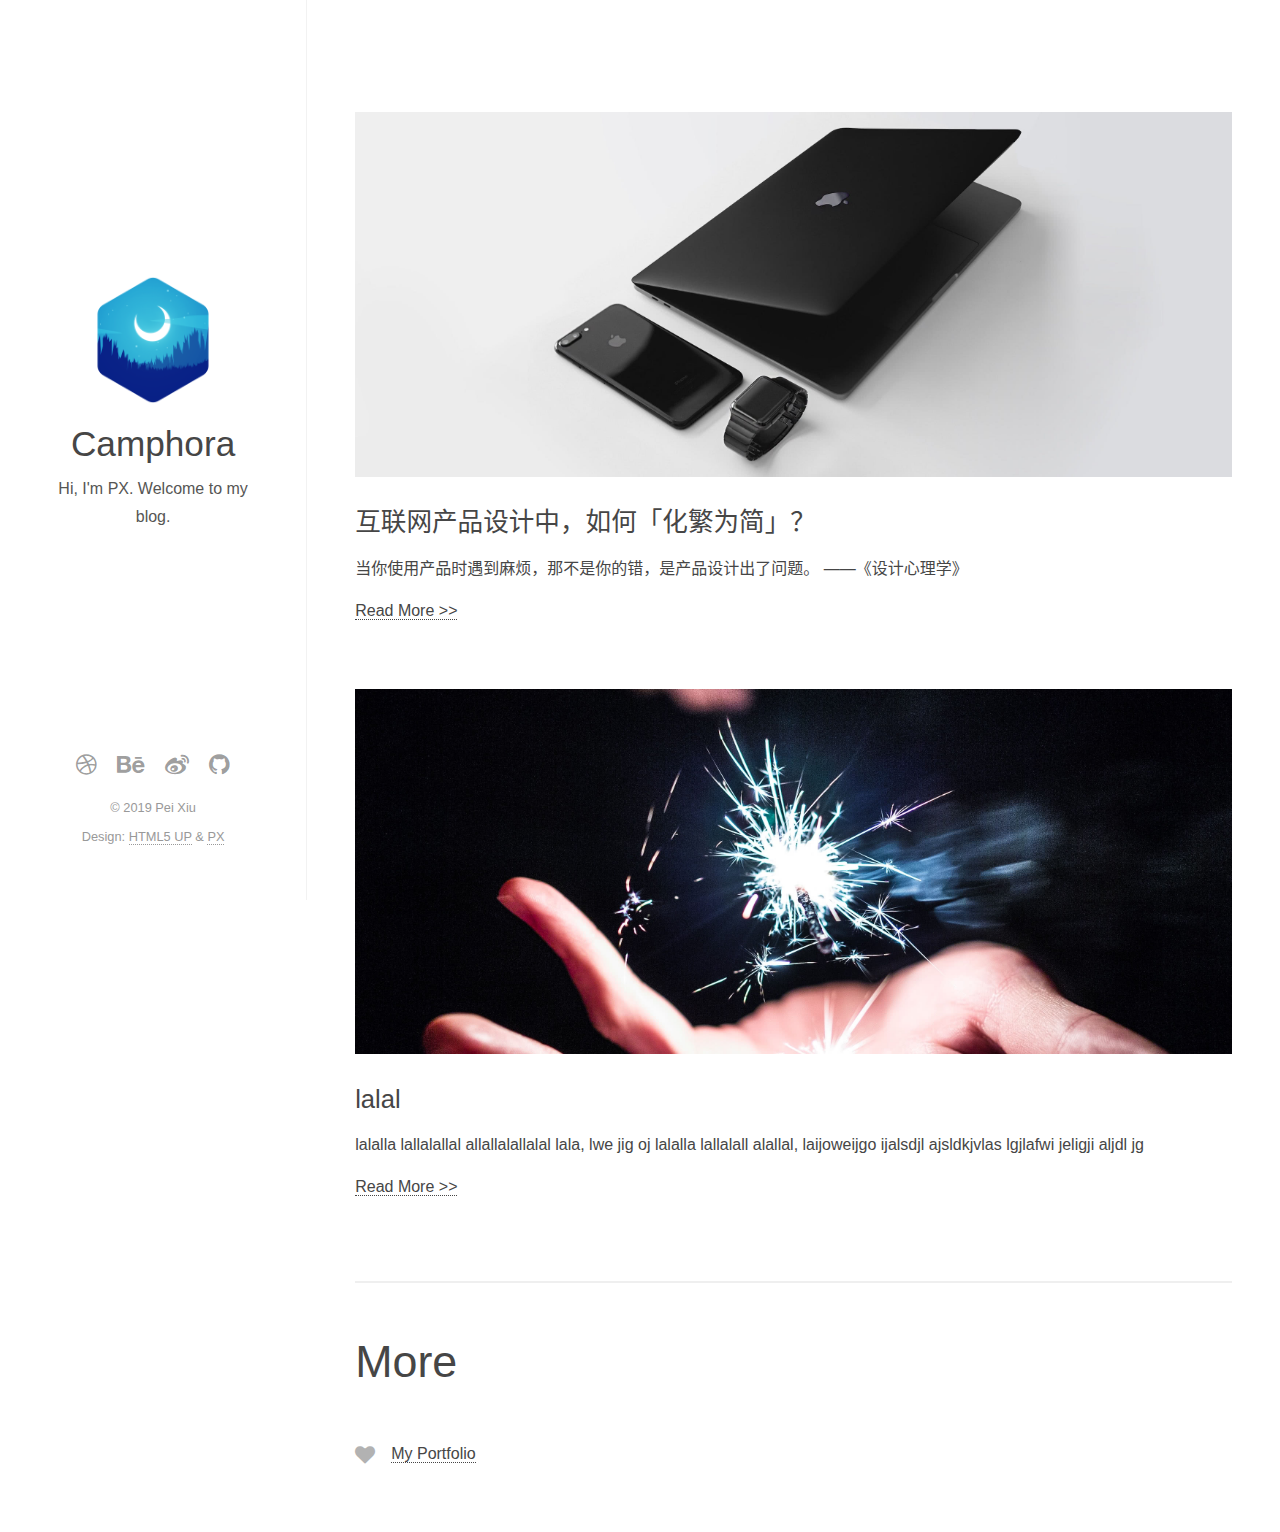
<file: index.html>
<!DOCTYPE HTML>
<!--
	Strata by HTML5 UP
	html5up.net | @ajlkn
	Free for personal and commercial use under the CCA 3.0 license (html5up.net/license)
-->
<html>
	<head>
		<title>PX - Profolio</title>
		<meta charset="utf-8" />
		<meta name="viewport" content="width=device-width, initial-scale=1, user-scalable=no" />
		<link rel="stylesheet" href="assets/css/main.css" />
		<link rel="icon" href="images/px.png" />
	</head>
	<body class="is-preload">

		<!-- Header -->
			<header id="header">
				<div class="inner">
					<a href="#" class="image avatar"><img src="images/avatar.png" alt=""/></a>
					<h1><strong>Camphora</strong>
						 <!-- , a designer<br />
						Welcome to my personal website -->
					</h1>
					<p>
						Hi, I'm PX. Welcome to my blog.
					</p>
				</div>
			</header>

		<!-- Main -->
			<div id="main">

						<!-- Two -->
							<section>
								<!-- <h1>2019</h1> -->
								<div class="row">
									<article class="col-12 col-12-xsmall work-item">
										<a href="pages/20190404.html" class="image fit thumb"><img src="pages/20190404/化繁为简.jpg" alt="" /></a>
										<h2>互联网产品设计中，如何「化繁为简」？</h2>
										<p>当你使用产品时遇到麻烦，那不是你的错，是产品设计出了问题。  ——《设计心理学》</p>
										<ul class="pj">
										<a href="pages/20190404.html">Read More >></a>
										</ul>
									</article>
									<article class="col-12 col-12-xsmall work-item">
										<a href="pages/20190404.html" class="image fit thumb"><img src="pages/20190404/cover.jpg" alt="" /></a>
										<h2>lalal</h2>
										<p>lalalla lallalallal allallalallalal lala, lwe jig oj lalalla lallalall alallal, laijoweijgo ijalsdjl ajsldkjvlas lgjlafwi jeligji aljdl jg</p>
										<ul class="pj">
										<a href="pages/20190404.html">Read More >></a>
										</ul>
									</article>

								</div>
							</section>

						<!-- Three -->
							<section id="three">
								<h1 class='index'>More</h1>
								<div class="row">
									<div class="col-4 col-12-small">
										<ul class="labeled-icons">
											<!-- <li>
												<h3 class="icon fa-phone"><span class="label">Phone</span></h3>
												186-0044-0029
											</li> -->
											<li>
												<h3 class="icon fa-heart"><span class="label">Portfolio</span></h3>
												<a href="https://cyew.github.io/">My Portfolio</a>
											</li>
										</ul>
									</div>
								</div>
							</section>


			</div>

		<!-- Footer -->
			<footer id="footer">
				<div class="inner">
					<ul class="icons">
						<li><a href="https://dribbble.com/silviap" class="icon fa-dribbble" target="_blank"><span class="label">Dribbble</span></a></li>
						<li><a href="https://www.behance.net/viryyew" class="icon fa-behance" target="_blank"><span class="label">Behance</span></a></li>
						<li><a href="https://weibo.com/lilibeyi/" class="icon fa-weibo" target="_blank"><span class="label">Weibo</span></a></li>
						<li><a href="https://github.com/viryyew" class="icon fa-github" target="_blank"><span class="label">Github</span></a></li>
					</ul>
					<ul class="copyright">
						<li>&copy; 2019 Pei Xiu</li><li>Design: <a href="http://html5up.net">HTML5 UP</a> & <a href="https://github.com/viryyew">PX</a></li>
					</ul>
				</div>
			</footer>

		<!-- Scripts -->
			<script src="assets/js/jquery.min.js"></script>
			<script src="assets/js/jquery.poptrox.min.js"></script>
			<script src="assets/js/browser.min.js"></script>
			<script src="assets/js/breakpoints.min.js"></script>
			<script src="assets/js/util.js"></script>
			<script src="assets/js/lozad.min.js"></script>
			<script src="assets/js/main.js"></script>

	</body>
</html>
</file>
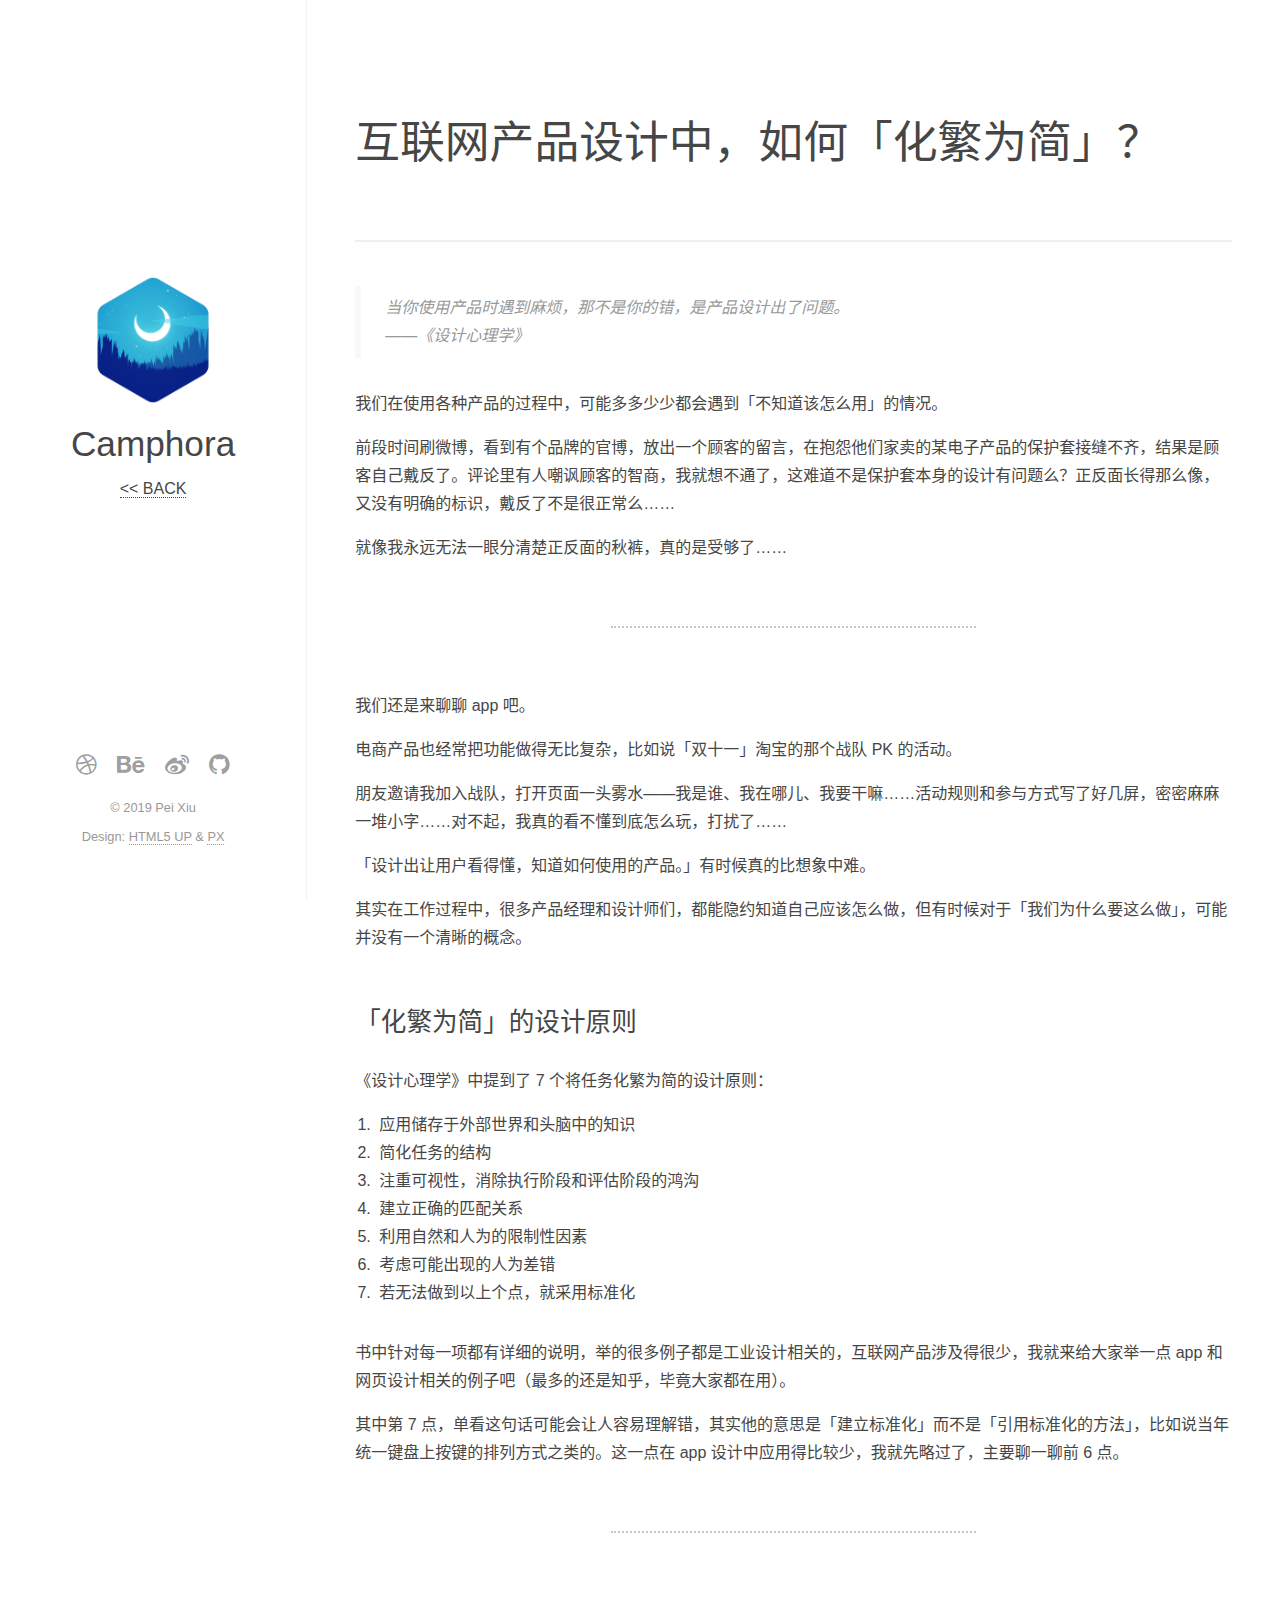
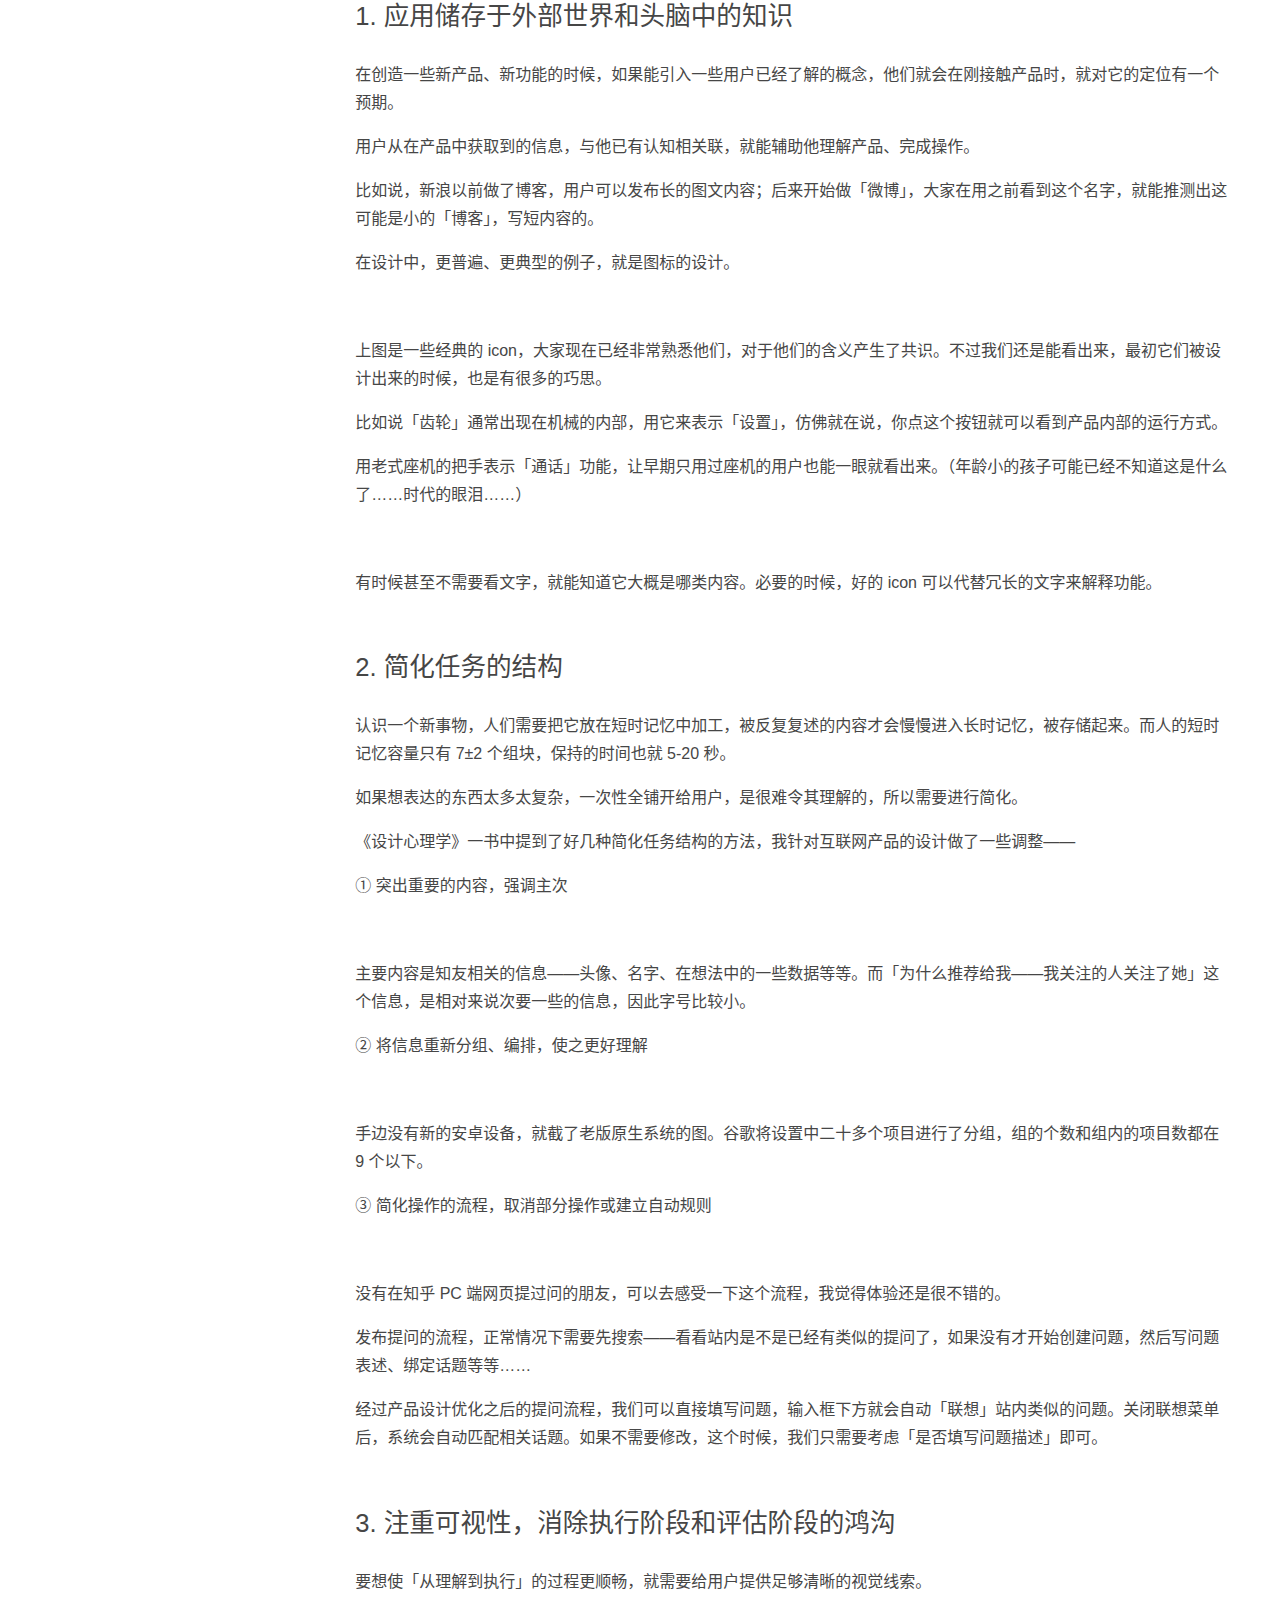
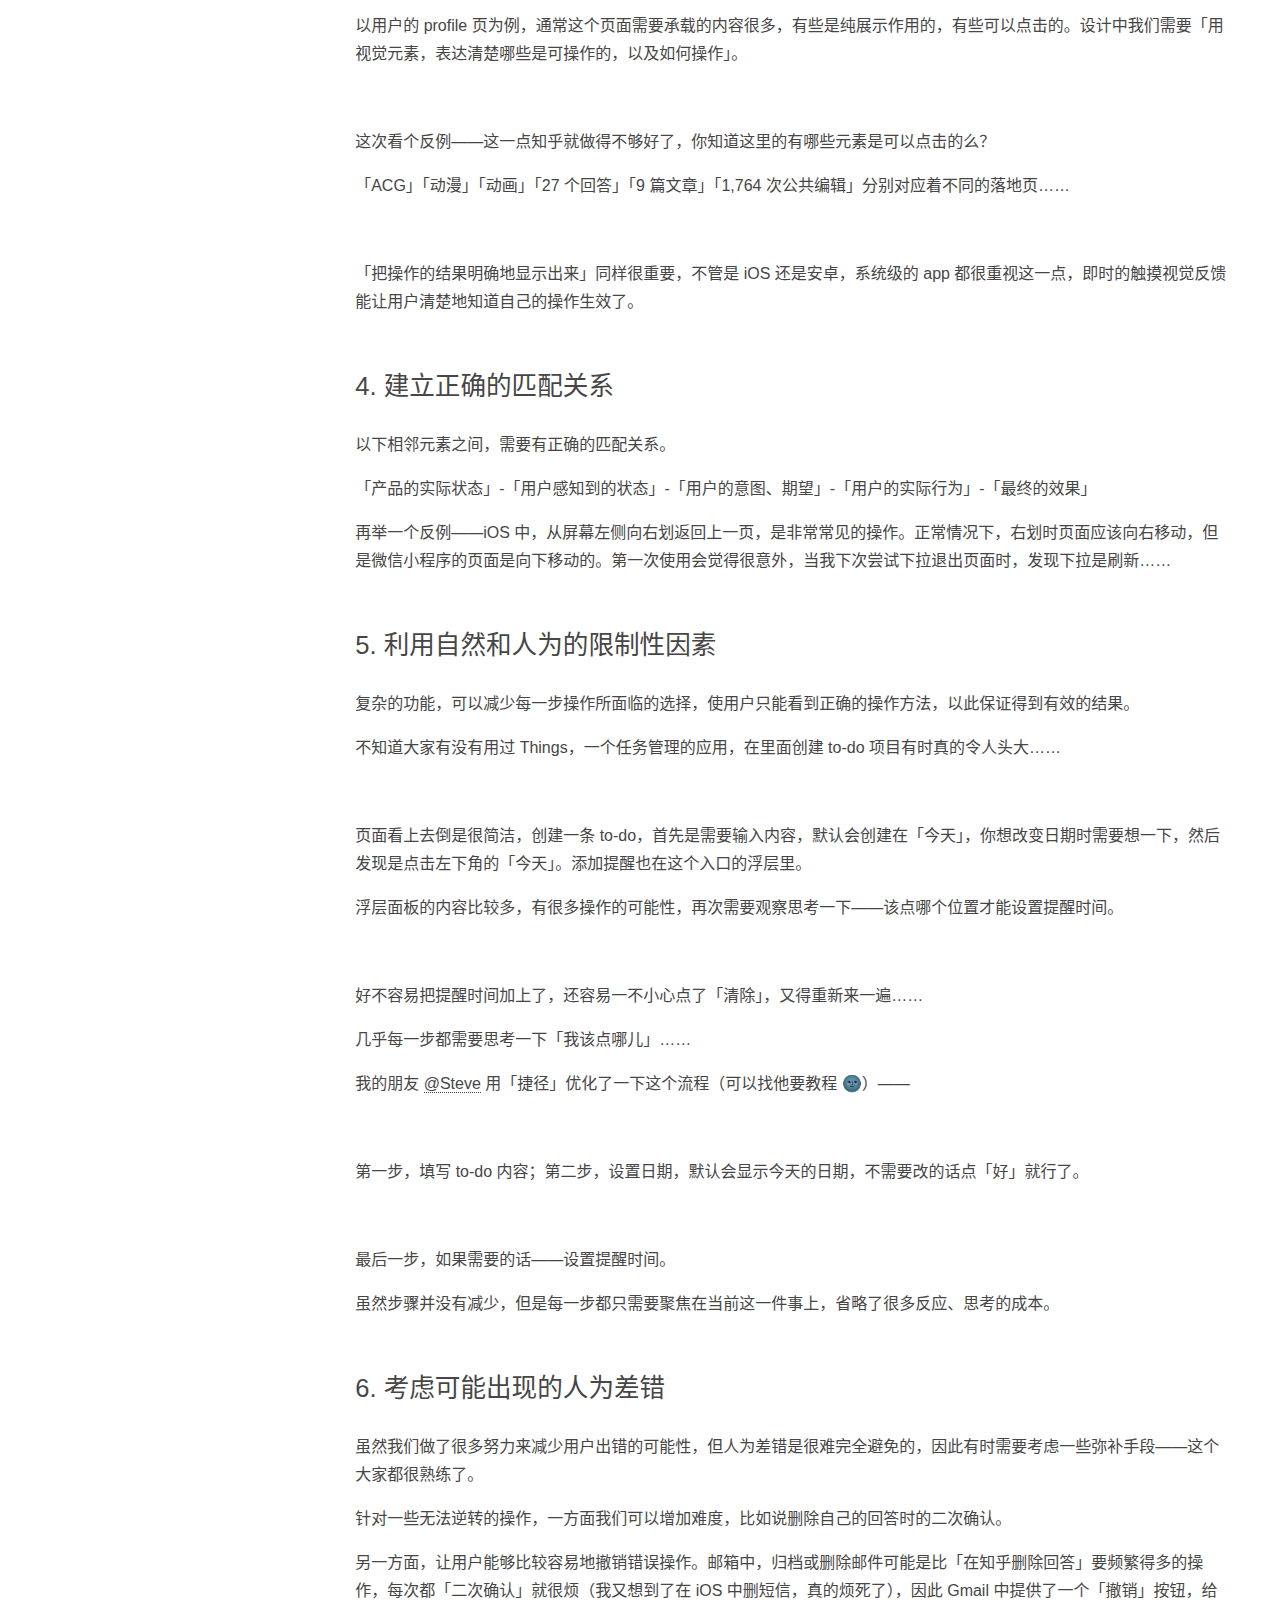
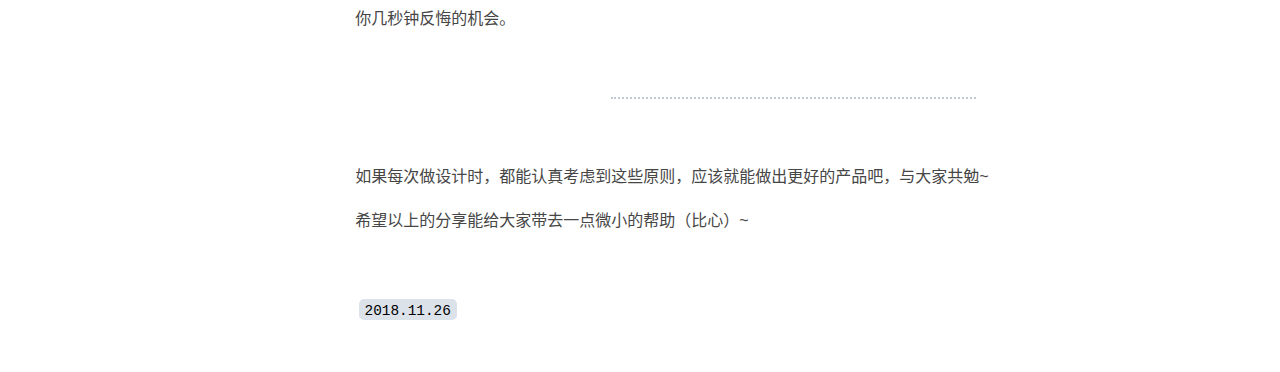
<file: pages/20190404.html>
<!DOCTYPE HTML>
<!--
	Strata by HTML5 UP
	html5up.net | @ajlkn
	Free for personal and commercial use under the CCA 3.0 license (html5up.net/license)
-->
<html>
	<head>
		<title>PX - Profolio</title>
		<meta charset="utf-8" />
		<meta name="viewport" content="width=device-width, initial-scale=1, user-scalable=no" />
		<link rel="stylesheet" href="../assets/css/main.css" />
		<link rel="icon" href="../images/px.png" />
	</head>
	<body class="is-preload">

		<!-- Header -->
		<header id="header">
			<div class="inner">
				<a href="../index.html" class="image avatar"><img class="lozad" data-src="../images/avatar.png" alt=""/></a>
				<h1><strong>Camphora</strong>
					 <!-- , a designer<br />
					Welcome to my personal website -->
				</h1>
				<a href="../index.html">
					<< BACK
				</a>
			</div>
		</header>

		<!-- Main -->
			<div id="main">

				<!-- One -->
					<h1>互联网产品设计中，如何「化繁为简」？</h1>

					<section>
						<p></br></p>
						<blockquote>当你使用产品时遇到麻烦，那不是你的错，是产品设计出了问题。</br>——《设计心理学》</blockquote>

						<p>我们在使用各种产品的过程中，可能多多少少都会遇到「不知道该怎么用」的情况。</p>
						<p>前段时间刷微博，看到有个品牌的官博，放出一个顾客的留言，在抱怨他们家卖的某电子产品的保护套接缝不齐，结果是顾客自己戴反了。评论里有人嘲讽顾客的智商，我就想不通了，这难道不是保护套本身的设计有问题么？正反面长得那么像，又没有明确的标识，戴反了不是很正常么……</p>
						<p>就像我永远无法一眼分清楚正反面的秋裤，真的是受够了……</p>
						<hr>

						<p>我们还是来聊聊 app 吧。</P>
						<p>电商产品也经常把功能做得无比复杂，比如说「双十一」淘宝的那个战队 PK 的活动。</p>
						<p>朋友邀请我加入战队，打开页面一头雾水——我是谁、我在哪儿、我要干嘛……活动规则和参与方式写了好几屏，密密麻麻一堆小字……对不起，我真的看不懂到底怎么玩，打扰了……</p>
						<p><strong>「设计出让用户看得懂，知道如何使用的产品。」</strong>有时候真的比想象中难。</p>
						<p>其实在工作过程中，很多产品经理和设计师们，都能隐约知道自己应该怎么做，但有时候对于「我们为什么要这么做」，可能并没有一个清晰的概念。</p>

						<h2>「化繁为简」的设计原则</h2>
						<p>《设计心理学》中提到了 7 个将任务化繁为简的设计原则：</p>
						<ol>
							<li>应用储存于外部世界和头脑中的知识</li>
							<li>简化任务的结构</li>
							<li>注重可视性，消除执行阶段和评估阶段的鸿沟</li>
							<li>建立正确的匹配关系</li>
							<li>利用自然和人为的限制性因素</li>
							<li>考虑可能出现的人为差错</li>
							<li>若无法做到以上个点，就采用标准化</li>
						</ol>
						<p>书中针对每一项都有详细的说明，举的很多例子都是工业设计相关的，互联网产品涉及得很少，我就来给大家举一点 app 和网页设计相关的例子吧（最多的还是知乎，毕竟大家都在用）。</p>
						<p>其中第 7 点，单看这句话可能会让人容易理解错，其实他的意思是「建立标准化」而不是「引用标准化的方法」，比如说当年统一键盘上按键的排列方式之类的。这一点在 app 设计中应用得比较少，我就先略过了，主要聊一聊前 6 点。</p>

						<hr>

						<h2>1. 应用储存于外部世界和头脑中的知识</h2>
						<p>在创造一些新产品、新功能的时候，如果能引入一些用户已经了解的概念，他们就会在刚接触产品时，就对它的定位有一个预期。</p>
						<p>用户从在产品中获取到的信息，与他已有认知相关联，就能辅助他理解产品、完成操作。</p>
						<p>比如说，新浪以前做了博客，用户可以发布长的图文内容；后来开始做「微博」，大家在用之前看到这个名字，就能推测出这可能是小的「博客」，写短内容的。</p>
						<p>在设计中，更普遍、更典型的例子，就是图标的设计。</p>
						<p><img class="page lozad" style="width: 20em" data-src="20190404/img1_1.jpg" alt="" /></p>
						<p>上图是一些经典的 icon，大家现在已经非常熟悉他们，对于他们的含义产生了共识。不过我们还是能看出来，最初它们被设计出来的时候，也是有很多的巧思。</p>
						<p>比如说「齿轮」通常出现在机械的内部，用它来表示「设置」，仿佛就在说，你点这个按钮就可以看到产品内部的运行方式。</p>
						<p>用老式座机的把手表示「通话」功能，让早期只用过座机的用户也能一眼就看出来。（年龄小的孩子可能已经不知道这是什么了……时代的眼泪……）</p>
						<p><img class="page lozad" style="width: 30em" data-src="20190404/img1_2.jpg" alt="" /></p>
						<p>有时候甚至不需要看文字，就能知道它大概是哪类内容。必要的时候，好的 icon 可以代替冗长的文字来解释功能。</p>

						<h2>2. 简化任务的结构</h2>
						<p>认识一个新事物，人们需要把它放在短时记忆中加工，被反复复述的内容才会慢慢进入长时记忆，被存储起来。而人的短时记忆容量只有 7±2 个组块，保持的时间也就 5-20 秒。</p>
						<p>如果想表达的东西太多太复杂，一次性全铺开给用户，是很难令其理解的，所以需要进行简化。</p>
						<p>《设计心理学》一书中提到了好几种简化任务结构的方法，我针对互联网产品的设计做了一些调整——</p>
						<p><strong>① 突出重要的内容，强调主次</strong></p>
						<p><img class="page lozad" style="width: 30em" data-src="20190404/img2_1.jpg" alt="" /></p>
						<p>主要内容是知友相关的信息——头像、名字、在想法中的一些数据等等。而「为什么推荐给我——我关注的人关注了她」这个信息，是相对来说次要一些的信息，因此字号比较小。</p>
						<p><strong>②</strong> <strong>将信息重新分组、编排，使之更好理解</strong></p>
						<p><img class="page lozad" style="width: 40em" data-src="20190404/img2_2.jpg" alt="" /></p>
						<p>手边没有新的安卓设备，就截了老版原生系统的图。谷歌将设置中二十多个项目进行了分组，组的个数和组内的项目数都在 9 个以下。</p>
						<p><strong>③</strong> <strong>简化操作的流程，取消部分操作或建立自动规则</strong></p>
						<p><img class="page lozad" style="width: 30em" data-src="20190404/img2_3.jpg" alt="" /></p>
						<p>没有在知乎 PC 端网页提过问的朋友，可以去感受一下这个流程，我觉得体验还是很不错的。</p>
						<p>发布提问的流程，正常情况下需要先搜索——看看站内是不是已经有类似的提问了，如果没有才开始创建问题，然后写问题表述、绑定话题等等……</p>
						<p>经过产品设计优化之后的提问流程，我们可以直接填写问题，输入框下方就会自动「联想」站内类似的问题。关闭联想菜单后，系统会自动匹配相关话题。如果不需要修改，这个时候，我们只需要考虑「是否填写问题描述」即可。</p>

						<h2>3. 注重可视性，消除执行阶段和评估阶段的鸿沟</h2>
						<p>要想使「从理解到执行」的过程更顺畅，就需要给用户提供足够清晰的视觉线索。</p>
						<p>以用户的 profile 页为例，通常这个页面需要承载的内容很多，有些是纯展示作用的，有些可以点击的。设计中我们需要「<strong>用视觉元素，表达清楚哪些是可操作的，以及如何操作</strong>」。</p>
						<p><img class="page lozad" style="width: 20em" data-src="20190404/img3_1.jpg" alt="" /></p>
						<p>这次看个反例——这一点知乎就做得不够好了，你知道这里的有哪些元素是可以点击的么？</p>
						<p>「ACG」「动漫」「动画」「27 个回答」「9 篇文章」「1,764 次公共编辑」分别对应着不同的落地页……</p>
						<p><img class="page lozad" style="width: 30em" data-src="20190404/img3_2.jpg" alt="" /></p>
						<p>「<strong>把操作的结果明确地显示出来</strong>」同样很重要，不管是 iOS 还是安卓，系统级的 app 都很重视这一点，即时的触摸视觉反馈能让用户清楚地知道自己的操作生效了。</p>

						<h2>4. 建立正确的匹配关系</h2>
						<p>以下相邻元素之间，需要有正确的匹配关系。</p>
						<p>「产品的实际状态」-「用户感知到的状态」-「用户的意图、期望」-「用户的实际行为」-「最终的效果」</p>
						<p>再举一个反例——iOS 中，从屏幕左侧向右划返回上一页，是非常常见的操作。正常情况下，右划时页面应该向右移动，但是微信小程序的页面是向下移动的。第一次使用会觉得很意外，当我下次尝试下拉退出页面时，发现下拉是刷新……</p>

						<h2>5. 利用自然和人为的限制性因素</h2>
						<p>复杂的功能，可以减少每一步操作所面临的选择，使用户只能看到正确的操作方法，以此保证得到有效的结果。</p>
						<p>不知道大家有没有用过 Things，一个任务管理的应用，在里面创建 to-do 项目<strong>有时</strong>真的令人头大……</p>
						<p><img class="page lozad" style="width: 50em" data-src="20190404/img5_1.jpg" alt="" /></p>
						<p>页面看上去倒是很简洁，创建一条 to-do，首先是需要输入内容，默认会创建在「今天」，你想改变日期时需要想一下，然后发现是点击左下角的「今天」。添加提醒也在这个入口的浮层里。</p>
						<p>浮层面板的内容比较多，有很多操作的可能性，再次需要观察思考一下——该点哪个位置才能设置提醒时间。</p>
						<p><img class="page lozad" style="width: 50em" data-src="20190404/img5_2.jpg" alt="" /></p>
						<p>好不容易把提醒时间加上了，还容易一不小心点了「清除」，又得重新来一遍……</p>
						<p>几乎每一步都需要思考一下「我该点哪儿」……</p>
						<p>我的朋友 <a href='https://www.zhihu.com/people/87c39b051911178ce45ec207c651d4ec'>@Steve</a> 用「捷径」优化了一下这个流程（可以找他要教程 🌚）——</p>
						<p><img class="page lozad" style="width: 50em" data-src="20190404/img5_3.jpg" alt="" /></p>
						<p>第一步，填写 to-do 内容；第二步，设置日期，默认会显示今天的日期，不需要改的话点「好」就行了。</p>
						<p><img class="page lozad" style="width: 50em" data-src="20190404/img5_4.jpg" alt="" /></p>
						<p>最后一步，如果需要的话——设置提醒时间。</p>
						<p>虽然步骤并没有减少，但是每一步都只需要聚焦在当前这一件事上，省略了很多反应、思考的成本。</p>

						<h2>6. 考虑可能出现的人为差错</h2>
						<p>虽然我们做了很多努力来减少用户出错的可能性，但人为差错是很难完全避免的，因此有时需要考虑一些弥补手段——这个大家都很熟练了。</p>
						<p>针对一些无法逆转的操作，一方面我们可以增加难度，比如说删除自己的回答时的二次确认。</p>
						<p>另一方面，让用户能够比较容易地撤销错误操作。邮箱中，归档或删除邮件可能是比「在知乎删除回答」要频繁得多的操作，每次都「二次确认」就很烦（我又想到了在 iOS 中删短信，真的烦死了），因此 Gmail 中提供了一个「撤销」按钮，给你几秒钟反悔的机会。</p>
						<hr />
						<p>如果每次做设计时，都能认真考虑到这些原则，应该就能做出更好的产品吧，与大家共勉~</p>
						<p>希望以上的分享能给大家带去一点微小的帮助（比心）~</p>

						<p></br></p>
						<code>2018.11.26</code>

					</section>

		<!-- Footer -->
			<footer id="footer">
				<div class="inner">
					<ul class="icons">
						<li><a href="https://dribbble.com/silviap" class="icon fa-dribbble" target="_blank"><span class="label">Dribbble</span></a></li>
						<li><a href="https://www.behance.net/viryyew" class="icon fa-behance" target="_blank"><span class="label">Behance</span></a></li>
						<li><a href="https://weibo.com/lilibeyi/" class="icon fa-weibo" target="_blank"><span class="label">Weibo</span></a></li>
						<li><a href="https://github.com/viryyew" class="icon fa-github" target="_blank"><span class="label">Github</span></a></li>
					</ul>
					<ul class="copyright">
						<li>&copy; 2019 Pei Xiu</li><li>Design: <a href="http://html5up.net">HTML5 UP</a> & <a href="https://github.com/viryyew">PX</a></li>
					</ul>
				</div>
			</footer>

		<!-- Scripts -->
			<script src="../assets/js/jquery.min.js"></script>
			<script src="../assets/js/jquery.poptrox.min.js"></script>
			<script src="../assets/js/browser.min.js"></script>
			<script src="../assets/js/breakpoints.min.js"></script>
			<script src="../assets/js/util.js"></script>
			<script src="../assets/js/lozad.min.js"></script>
			<script src="../assets/js/main.js"></script>

	</body>
</html>
</file>
<file: assets/css/main.css>
@import url("font-awesome.min.css");
@import url("https://fonts.googleapis.com/css?family=Source+Sans+Pro:400,400italic");

/*
	Strata by HTML5 UP
	html5up.net | @ajlkn
	Free for personal and commercial use under the CCA 3.0 license (html5up.net/license)
*/
:root {
 --color-p2: #f6f6f6;
 --color-p1: white;
 --color-p3: #f8f8f8;
 --color-p4: #efefef;
 --color-p5: #999999;
 --color-p6: #464646;
 --link-color: black;
 --color-b1: #bfc8d4;
 --color-b2: #363c3c;
 /* */

}


html, body, div, span, applet, object,
iframe, h1, h2, h3, h4, h5, h6, p, blockquote,
pre, a, abbr, acronym, address, big, cite,
code, del, dfn, em, img, ins, kbd, q, s, samp,
small, strike, strong, sub, sup, tt, var, b,
u, i, center, dl, dt, dd, ol, ul, li, fieldset,
form, label, legend, table, caption, tbody,
tfoot, thead, tr, th, td, article, aside,
canvas, details, embed, figure, figcaption,
footer, header, hgroup, menu, nav, output, ruby,
section, summary, time, mark, audio, video {
	margin: 0;
	padding: 0;
	border: 0;
	font-size: 100%;
	/* color: #464646; */
	font: inherit;
	vertical-align: baseline;
}

article, aside, details, figcaption, figure,
footer, header, hgroup, menu, nav, section {
	display: block;}


body {
	line-height: 1;
}

ol, ul {
	list-style: none;
}

blockquote, q {
	quotes: none;
}

	blockquote:before, blockquote:after, q:before, q:after {
		content: '';
		content: none;
	}

table {
	border-collapse: collapse;
	border-spacing: 0;
}

body {
	-webkit-text-size-adjust: none;
}

mark {
	background-color: transparent;
	color: inherit;
}

input::-moz-focus-inner {
	border: 0;
	padding: 0;
}

input, select, textarea {
	-moz-appearance: none;
	-webkit-appearance: none;
	-ms-appearance: none;
	appearance: none;
}

/* Basic */

	html {
		box-sizing: border-box;
	}

	*, *:before, *:after {
		box-sizing: inherit;
	}

	body {
		background: #fff;
	}

		body.is-preload *, body.is-preload *:before, body.is-preload *:after {
			-moz-animation: none !important;
			-webkit-animation: none !important;
			-ms-animation: none !important;
			animation: none !important;
			-moz-transition: none !important;
			-webkit-transition: none !important;
			-ms-transition: none !important;
			transition: none !important;
		}

	body, input, select, textarea {
		font-family:  Helvetica, 'PingFang SC', "Source Sans Pro",'Microsoft YaHei', 'Source Han Sans SC', 'Noto Sans CJK SC', 'WenQuanYi Micro Hei', sans-serif;
		font-size: 14pt;
		font-weight: 300;
		line-height: 1.75em;
	}

	a {
		-moz-transition: color 0.2s ease-in-out, border-color 0.2s ease-in-out;
		-webkit-transition: color 0.2s ease-in-out, border-color 0.2s ease-in-out;
		-ms-transition: color 0.2s ease-in-out, border-color 0.2s ease-in-out;
		transition: color 0.2s ease-in-out, border-color 0.2s ease-in-out;
		border-bottom: dotted 1px;
		color: var(--color-p6);
		text-decoration: none;
	}

		a:hover {
			border-bottom-color: transparent;
			color: #444 !important;
			text-decoration: none;
		}

	strong, b {
		color: var(--color-p6);
		font-weight: 400;
	}

	em, i {
		font-style: italic;
	}

	p {
		color: var(--color-p6);
		margin: 0 0 1em 0;
	}


	h1, h2, h3, h4, h5, h6 {
		color: var(--color-p6);
		font-weight: 400;
		line-height: 1em;
		/* margin: 1em 0 0 0; */
	}

		h1 a, h2 a, h3 a, h4 a, h5 a, h6 a {
			color: inherit;
			text-decoration: none;
		}

	h1 {
		font-size: 2em;
		line-height: 1.5em;
		margin: 1em 0 0 0;
	}

    h1.index{
      margin: 1em 0 1em 0;
    }

	h2 {
		font-size: 1.5em;
		line-height: 1.5em;
		margin: 2em 0 1em 0;
	}

	h3 {
		font-size: 1.25em;
		line-height: 1.5em;
	}

	h4 {
		font-size: 1.1em;
		line-height: 1.5em;
		margin: 2em 0em 1em 0em;
	}

	h5 {
		font-size: 0.9em;
		line-height: 1.5em;
	}

	h6 {
		font-size: 0.7em;
		line-height: 1.5em;
	}

	sub {
		font-size: 0.8em;
		position: relative;
		top: 0.5em;
	}

	sup {
		font-size: 0.8em;
		position: relative;
		top: -0.5em;
	}

	img{
		width: auto;
	}

		img.page{
			width: auto;
      max-width: 100%;
		}

	hr {
		border: 0;
		border-bottom: dotted 2px var(--color-b1);
		margin: 4em 16em;
	}

		hr.major {
			margin: 3em 0;
		}

		.pj{
			margin-top: 1em;
			margin-left: -1em;
		}

		.cell{
			height: inherit;
			margin-bottom: 2em;
		}

	blockquote {
		border-left: solid 6px var(--color-p3);
		font-style: italic;
		color: var(--color-p5);
		margin: 0 0 2em 0;
		padding: 0.5em 0 0.5em 1.5em;
	}

	code {
		background: #DCE2EA;
		border-radius: 0.35em;
		/* border: solid 1px #efefef; */
		font-family: "Courier New", monospace;
		font-size: 0.9em;
		font-weight: 400;
		margin: 0 0.25em;
		padding: 0.25em 0.4em 0.15em 0.4em;
	}

	pre {
		-webkit-overflow-scrolling: touch;
		font-family: "Courier New", monospace;
		font-size: 0.9em;
		margin: 0 0 2em 0;
	}

		pre code {
			display: block;
			line-height: 1.75em;
			padding: 1em 1.5em;
			overflow-x: auto;
		}

	.align-left {
		text-align: left;
	}

	.align-center {
		text-align: center;
	}

	.align-right {
		text-align: right;
	}

/* Container */

	.container {
		margin: 0 auto;
		max-width: calc(100% - 4em);
		width: 100%;
	}

		.container.xsmall {
			width: 25%;
		}

		.container.small {
			width: 50%;
		}

		.container.medium {
			width: 75%;
		}

		.container.large {
			width: 125%;
		}

		.container.xlarge {
			width: 150%;
		}

		.container.max {
			width: 100%;
		}

		@media screen and (max-width: 980px) {

			.container {
				width: 100% !important;
				max-width: 100% !important;
			}

		}

		@media screen and (max-width: 480px) {

			.container {
				max-width: calc(100% - 3em);
			}

		}

/* Row */

	.row {
		display: flex;
		flex-wrap: wrap;
		box-sizing: border-box;
		align-items: stretch;
	}

		.row > * {
			box-sizing: border-box;
		}

		.row.gtr-uniform > * > :last-child {
			margin-bottom: 0;
		}

		.row.aln-left {
			justify-content: flex-start;
		}

		.row.aln-center {
			justify-content: center;
		}

		.row.aln-right {
			justify-content: flex-end;
		}

		.row.aln-top {
			align-items: flex-start;
		}

		.row.aln-middle {
			align-items: center;
		}

		.row.aln-bottom {
			align-items: flex-end;
		}

		.row > .imp {
			order: -1;
		}

		.row > .col-1 {
			width: 8.3333333333%;
		}

		.row > .off-1 {
			margin-left: 8.3333333333%;
		}

		.row > .col-2 {
			width: 16.6666666667%;
		}

		.row > .off-2 {
			margin-left: 16.6666666667%;
		}

		.row > .col-3 {
			width: 25%;
		}

		.row > .off-3 {
			margin-left: 25%;
		}

		.row > .col-4 {
			width: 33.3333333333%;
		}

		.row > .off-4 {
			margin-left: 33.3333333333%;
		}

		.row > .col-5 {
			width: 41.6666666667%;
		}

		.row > .off-5 {
			margin-left: 41.6666666667%;
		}

		.row > .col-6 {
			width: 50%;
		}

		.row > .off-6 {
			margin-left: 50%;
		}

		.row > .col-7 {
			width: 58.3333333333%;
		}

		.row > .off-7 {
			margin-left: 58.3333333333%;
		}

		.row > .col-8 {
			width: 66.6666666667%;
		}

		.row > .off-8 {
			margin-left: 66.6666666667%;
		}

		.row > .col-9 {
			width: 75%;
		}

		.row > .off-9 {
			margin-left: 75%;
		}

		.row > .col-10 {
			width: 83.3333333333%;
		}

		.row > .off-10 {
			margin-left: 83.3333333333%;
		}

		.row > .col-11 {
			width: 91.6666666667%;
		}

		.row > .off-11 {
			margin-left: 91.6666666667%;
		}

		.row > .col-12 {
			width: 100%;
      margin-top: 3em;
		}

		.row > .off-12 {
			margin-left: 100%;
		}

		.row.gtr-0 {
			margin-top: 0;
			margin-left: 0em;
		}

			.row.gtr-0 > * {
				padding: 0 0 0 0em;
			}

			.row.gtr-0.gtr-uniform {
				margin-top: 0em;
			}

				.row.gtr-0.gtr-uniform > * {
					padding-top: 0em;
				}

		.row.gtr-25 {
			margin-top: 0;
			margin-left: -0.625em;
		}

			.row.gtr-25 > * {
				padding: 0 0 0 0.625em;
			}

			.row.gtr-25.gtr-uniform {
				margin-top: -0.625em;
			}

				.row.gtr-25.gtr-uniform > * {
					padding-top: 0.625em;
				}

		.row.gtr-50 {
			margin-top: 0;
			margin-left: -1.25em;
		}

			.row.gtr-50 > * {
				padding: 0 0 0 1.25em;
			}

			.row.gtr-50.gtr-uniform {
				margin-top: -1.25em;
			}

				.row.gtr-50.gtr-uniform > * {
					padding-top: 1.25em;
				}

		.row {
			margin-top: 0;
			margin-left: -2.5em;
		}

			.row > * {
				padding: 0 0 0 2.5em;
			}

			.row.gtr-uniform {
				margin-top: -2.5em;
			}

				.row.gtr-uniform > * {
					padding-top: 2.5em;
				}

		.row.gtr-150 {
			margin-top: 0;
			margin-left: -3.75em;
		}

			.row.gtr-150 > * {
				padding: 0 0 0 3.75em;
			}

			.row.gtr-150.gtr-uniform {
				margin-top: -3.75em;
			}

				.row.gtr-150.gtr-uniform > * {
					padding-top: 3.75em;
				}

		.row.gtr-200 {
			margin-top: 0;
			margin-left: -5em;
		}

			.row.gtr-200 > * {
				padding: 0 0 0 5em;
			}

			.row.gtr-200.gtr-uniform {
				margin-top: -5em;
			}

				.row.gtr-200.gtr-uniform > * {
					padding-top: 5em;
				}

		@media screen and (max-width: 2800px) {

			.row {
				display: flex;
				flex-wrap: wrap;
				box-sizing: border-box;
				align-items: stretch;
			}

				.row > * {
					box-sizing: border-box;
				}

				.row.gtr-uniform > * > :last-child {
					margin-bottom: 0;
				}

				.row.aln-left {
					justify-content: flex-start;
				}

				.row.aln-center {
					justify-content: center;
				}

				.row.aln-right {
					justify-content: flex-end;
				}

				.row.aln-top {
					align-items: flex-start;
				}

				.row.aln-middle {
					align-items: center;
				}

				.row.aln-bottom {
					align-items: flex-end;
				}

				.row > .imp-xlarge {
					order: -1;
				}

				.row > .col-1-xlarge {
					width: 8.3333333333%;
				}

				.row > .off-1-xlarge {
					margin-left: 8.3333333333%;
				}

				.row > .col-2-xlarge {
					width: 16.6666666667%;
				}

				.row > .off-2-xlarge {
					margin-left: 16.6666666667%;
				}

				.row > .col-3-xlarge {
					width: 25%;
				}

				.row > .off-3-xlarge {
					margin-left: 25%;
				}

				.row > .col-4-xlarge {
					width: 33.3333333333%;
				}

				.row > .off-4-xlarge {
					margin-left: 33.3333333333%;
				}

				.row > .col-5-xlarge {
					width: 41.6666666667%;
				}

				.row > .off-5-xlarge {
					margin-left: 41.6666666667%;
				}

				.row > .col-6-xlarge {
					width: 50%;
				}

				.row > .off-6-xlarge {
					margin-left: 50%;
				}

				.row > .col-7-xlarge {
					width: 58.3333333333%;
				}

				.row > .off-7-xlarge {
					margin-left: 58.3333333333%;
				}

				.row > .col-8-xlarge {
					width: 66.6666666667%;
				}

				.row > .off-8-xlarge {
					margin-left: 66.6666666667%;
				}

				.row > .col-9-xlarge {
					width: 75%;
				}

				.row > .off-9-xlarge {
					margin-left: 75%;
				}

				.row > .col-10-xlarge {
					width: 83.3333333333%;
				}

				.row > .off-10-xlarge {
					margin-left: 83.3333333333%;
				}

				.row > .col-11-xlarge {
					width: 91.6666666667%;
				}

				.row > .off-11-xlarge {
					margin-left: 91.6666666667%;
				}

				.row > .col-12-xlarge {
					width: 100%;
				}

				.row > .off-12-xlarge {
					margin-left: 100%;
				}

				.row.gtr-0 {
					margin-top: 0;
					margin-left: 0em;
				}

					.row.gtr-0 > * {
						padding: 0 0 0 0em;
					}

					.row.gtr-0.gtr-uniform {
						margin-top: 0em;
					}

						.row.gtr-0.gtr-uniform > * {
							padding-top: 0em;
						}

				.row.gtr-25 {
					margin-top: 0;
					margin-left: -0.625em;
				}

					.row.gtr-25 > * {
						padding: 0 0 0 0.625em;
					}

					.row.gtr-25.gtr-uniform {
						margin-top: -0.625em;
					}

						.row.gtr-25.gtr-uniform > * {
							padding-top: 0.625em;
						}

				.row.gtr-50 {
					margin-top: 0;
					margin-left: -1.25em;
				}

					.row.gtr-50 > * {
						padding: 0 0 0 1.25em;
					}

					.row.gtr-50.gtr-uniform {
						margin-top: -1.25em;
					}

						.row.gtr-50.gtr-uniform > * {
							padding-top: 1.25em;
						}

				.row {
					margin-top: 0;
					margin-left: -1em;
				}

					.row > * {
						padding: 0 0 0 1em;
					}

					.row.gtr-uniform {
						margin-top: -2.5em;
					}

						.row.gtr-uniform > * {
							padding-top: 2.5em;
						}

				.row.gtr-150 {
					margin-top: 0;
					margin-left: -3.75em;
				}

					.row.gtr-150 > * {
						padding: 0 0 0 3.75em;
					}

					.row.gtr-150.gtr-uniform {
						margin-top: -3.75em;
					}

						.row.gtr-150.gtr-uniform > * {
							padding-top: 3.75em;
						}

				.row.gtr-200 {
					margin-top: 0;
					margin-left: -5em;
				}

					.row.gtr-200 > * {
						padding: 0 0 0 5em;
					}

					.row.gtr-200.gtr-uniform {
						margin-top: -5em;
					}

						.row.gtr-200.gtr-uniform > * {
							padding-top: 5em;
						}

		}

		@media screen and (max-width: 1280px) {

			.row {
				display: flex;
				flex-wrap: wrap;
				box-sizing: border-box;
				align-items: stretch;
			}

				.row > * {
					box-sizing: border-box;
				}

				.row.gtr-uniform > * > :last-child {
					margin-bottom: 0;
				}

				.row.aln-left {
					justify-content: flex-start;
				}

				.row.aln-center {
					justify-content: center;
				}

				.row.aln-right {
					justify-content: flex-end;
				}

				.row.aln-top {
					align-items: flex-start;
				}

				.row.aln-middle {
					align-items: center;
				}

				.row.aln-bottom {
					align-items: flex-end;
				}

				.row > .imp-large {
					order: -1;
				}

				.row > .col-1-large {
					width: 8.3333333333%;
				}

				.row > .off-1-large {
					margin-left: 8.3333333333%;
				}

				.row > .col-2-large {
					width: 16.6666666667%;
				}

				.row > .off-2-large {
					margin-left: 16.6666666667%;
				}

				.row > .col-3-large {
					width: 25%;
				}

				.row > .off-3-large {
					margin-left: 25%;
				}

				.row > .col-4-large {
					width: 33.3333333333%;
				}

				.row > .off-4-large {
					margin-left: 33.3333333333%;
				}

				.row > .col-5-large {
					width: 41.6666666667%;
				}

				.row > .off-5-large {
					margin-left: 41.6666666667%;
				}

				.row > .col-6-large {
					width: 50%;
				}

				.row > .off-6-large {
					margin-left: 50%;
				}

				.row > .col-7-large {
					width: 58.3333333333%;
				}

				.row > .off-7-large {
					margin-left: 58.3333333333%;
				}

				.row > .col-8-large {
					width: 66.6666666667%;
				}

				.row > .off-8-large {
					margin-left: 66.6666666667%;
				}

				.row > .col-9-large {
					width: 75%;
				}

				.row > .off-9-large {
					margin-left: 75%;
				}

				.row > .col-10-large {
					width: 83.3333333333%;
				}

				.row > .off-10-large {
					margin-left: 83.3333333333%;
				}

				.row > .col-11-large {
					width: 91.6666666667%;
				}

				.row > .off-11-large {
					margin-left: 91.6666666667%;
				}

				.row > .col-12-large {
					width: 100%;
				}

				.row > .off-12-large {
					margin-left: 100%;
				}

				.row.gtr-0 {
					margin-top: 0;
					margin-left: 0em;
				}

					.row.gtr-0 > * {
						padding: 0 0 0 0em;
					}

					.row.gtr-0.gtr-uniform {
						margin-top: 0em;
					}

						.row.gtr-0.gtr-uniform > * {
							padding-top: 0em;
						}

				.row.gtr-25 {
					margin-top: 0;
					margin-left: -0.5em;
				}

					.row.gtr-25 > * {
						padding: 0 0 0 0.5em;
					}

					.row.gtr-25.gtr-uniform {
						margin-top: -0.5em;
					}

						.row.gtr-25.gtr-uniform > * {
							padding-top: 0.5em;
						}

				.row.gtr-50 {
					margin-top: 0;
					margin-left: -1em;
				}

					.row.gtr-50 > * {
						padding: 0 0 0 1em;
					}

					.row.gtr-50.gtr-uniform {
						margin-top: -1em;
					}

						.row.gtr-50.gtr-uniform > * {
							padding-top: 1em;
						}

				.row {
					margin-top: 0;
					margin-left: -2em;
				}

					.row > * {
						padding: 0 0 0 2em;
					}

					.row.gtr-uniform {
						margin-top: -2em;
					}

						.row.gtr-uniform > * {
							padding-top: 2em;
						}

				.row.gtr-150 {
					margin-top: 0;
					margin-left: -3em;
				}

					.row.gtr-150 > * {
						padding: 0 0 0 3em;
					}

					.row.gtr-150.gtr-uniform {
						margin-top: -3em;
					}

						.row.gtr-150.gtr-uniform > * {
							padding-top: 3em;
						}

				.row.gtr-200 {
					margin-top: 0;
					margin-left: -4em;
				}

					.row.gtr-200 > * {
						padding: 0 0 0 4em;
					}

					.row.gtr-200.gtr-uniform {
						margin-top: -4em;
					}

						.row.gtr-200.gtr-uniform > * {
							padding-top: 4em;
						}

		}

		@media screen and (max-width: 980px) {

			.row {
				display: flex;
				flex-wrap: wrap;
				box-sizing: border-box;
				align-items: stretch;
			}

				.row > * {
					box-sizing: border-box;
				}

				.row.gtr-uniform > * > :last-child {
					margin-bottom: 0;
				}

				.row.aln-left {
					justify-content: flex-start;
				}

				.row.aln-center {
					justify-content: center;
				}

				.row.aln-right {
					justify-content: flex-end;
				}

				.row.aln-top {
					align-items: flex-start;
				}

				.row.aln-middle {
					align-items: center;
				}

				.row.aln-bottom {
					align-items: flex-end;
				}

				.row > .imp-medium {
					order: -1;
				}

				.row > .col-1-medium {
					width: 8.3333333333%;
				}

				.row > .off-1-medium {
					margin-left: 8.3333333333%;
				}

				.row > .col-2-medium {
					width: 16.6666666667%;
				}

				.row > .off-2-medium {
					margin-left: 16.6666666667%;
				}

				.row > .col-3-medium {
					width: 25%;
				}

				.row > .off-3-medium {
					margin-left: 25%;
				}

				.row > .col-4-medium {
					width: 33.3333333333%;
				}

				.row > .off-4-medium {
					margin-left: 33.3333333333%;
				}

				.row > .col-5-medium {
					width: 41.6666666667%;
				}

				.row > .off-5-medium {
					margin-left: 41.6666666667%;
				}

				.row > .col-6-medium {
					width: 50%;
				}

				.row > .off-6-medium {
					margin-left: 50%;
				}

				.row > .col-7-medium {
					width: 58.3333333333%;
				}

				.row > .off-7-medium {
					margin-left: 58.3333333333%;
				}

				.row > .col-8-medium {
					width: 66.6666666667%;
				}

				.row > .off-8-medium {
					margin-left: 66.6666666667%;
				}

				.row > .col-9-medium {
					width: 75%;
				}

				.row > .off-9-medium {
					margin-left: 75%;
				}

				.row > .col-10-medium {
					width: 83.3333333333%;
				}

				.row > .off-10-medium {
					margin-left: 83.3333333333%;
				}

				.row > .col-11-medium {
					width: 91.6666666667%;
				}

				.row > .off-11-medium {
					margin-left: 91.6666666667%;
				}

				.row > .col-12-medium {
					width: 100%;
				}

				.row > .off-12-medium {
					margin-left: 100%;
				}

				.row.gtr-0 {
					margin-top: 0;
					margin-left: 0em;
				}

					.row.gtr-0 > * {
						padding: 0 0 0 0em;
					}

					.row.gtr-0.gtr-uniform {
						margin-top: 0em;
					}

						.row.gtr-0.gtr-uniform > * {
							padding-top: 0em;
						}

				.row.gtr-25 {
					margin-top: 0;
					margin-left: -0.5em;
				}

					.row.gtr-25 > * {
						padding: 0 0 0 0.5em;
					}

					.row.gtr-25.gtr-uniform {
						margin-top: -0.5em;
					}

						.row.gtr-25.gtr-uniform > * {
							padding-top: 0.5em;
						}

				.row.gtr-50 {
					margin-top: 0;
					margin-left: -1em;
				}

					.row.gtr-50 > * {
						padding: 0 0 0 1em;
					}

					.row.gtr-50.gtr-uniform {
						margin-top: -1em;
					}

						.row.gtr-50.gtr-uniform > * {
							padding-top: 1em;
						}

				.row {
					margin-top: 0;
					margin-left: -2em;
				}

					.row > * {
						padding: 0 0 0 2em;
					}

					.row.gtr-uniform {
						margin-top: -2em;
					}

						.row.gtr-uniform > * {
							padding-top: 2em;
						}

				.row.gtr-150 {
					margin-top: 0;
					margin-left: -3em;
				}

					.row.gtr-150 > * {
						padding: 0 0 0 3em;
					}

					.row.gtr-150.gtr-uniform {
						margin-top: -3em;
					}

						.row.gtr-150.gtr-uniform > * {
							padding-top: 3em;
						}

				.row.gtr-200 {
					margin-top: 0;
					margin-left: -4em;
				}

					.row.gtr-200 > * {
						padding: 0 0 0 4em;
					}

					.row.gtr-200.gtr-uniform {
						margin-top: -4em;
					}

						.row.gtr-200.gtr-uniform > * {
							padding-top: 4em;
						}

		}

		@media screen and (max-width: 736px) {

			.row {
				display: flex;
				flex-wrap: wrap;
				box-sizing: border-box;
				align-items: stretch;
			}

				.row > * {
					box-sizing: border-box;
				}

				.row.gtr-uniform > * > :last-child {
					margin-bottom: 0;
				}

				.row.aln-left {
					justify-content: flex-start;
				}

				.row.aln-center {
					justify-content: center;
				}

				.row.aln-right {
					justify-content: flex-end;
				}

				.row.aln-top {
					align-items: flex-start;
				}

				.row.aln-middle {
					align-items: center;
				}

				.row.aln-bottom {
					align-items: flex-end;
				}

				.row > .imp-small {
					order: -1;
				}

				.row > .col-1-small {
					width: 8.3333333333%;
				}

				.row > .off-1-small {
					margin-left: 8.3333333333%;
				}

				.row > .col-2-small {
					width: 16.6666666667%;
				}

				.row > .off-2-small {
					margin-left: 16.6666666667%;
				}

				.row > .col-3-small {
					width: 25%;
				}

				.row > .off-3-small {
					margin-left: 25%;
				}

				.row > .col-4-small {
					width: 33.3333333333%;
				}

				.row > .off-4-small {
					margin-left: 33.3333333333%;
				}

				.row > .col-5-small {
					width: 41.6666666667%;
				}

				.row > .off-5-small {
					margin-left: 41.6666666667%;
				}

				.row > .col-6-small {
					width: 50%;
				}

				.row > .off-6-small {
					margin-left: 50%;
				}

				.row > .col-7-small {
					width: 58.3333333333%;
				}

				.row > .off-7-small {
					margin-left: 58.3333333333%;
				}

				.row > .col-8-small {
					width: 66.6666666667%;
				}

				.row > .off-8-small {
					margin-left: 66.6666666667%;
				}

				.row > .col-9-small {
					width: 75%;
				}

				.row > .off-9-small {
					margin-left: 75%;
				}

				.row > .col-10-small {
					width: 83.3333333333%;
				}

				.row > .off-10-small {
					margin-left: 83.3333333333%;
				}

				.row > .col-11-small {
					width: 91.6666666667%;
				}

				.row > .off-11-small {
					margin-left: 91.6666666667%;
				}

				.row > .col-12-small {
					width: 100%;
				}

				.row > .off-12-small {
					margin-left: 100%;
				}

				.row.gtr-0 {
					margin-top: 0;
					margin-left: 0em;
				}

					.row.gtr-0 > * {
						padding: 0 0 0 0em;
					}

					.row.gtr-0.gtr-uniform {
						margin-top: 0em;
					}

						.row.gtr-0.gtr-uniform > * {
							padding-top: 0em;
						}

				.row.gtr-25 {
					margin-top: 0;
					margin-left: -0.375em;
				}

					.row.gtr-25 > * {
						padding: 0 0 0 0.375em;
					}

					.row.gtr-25.gtr-uniform {
						margin-top: -0.375em;
					}

						.row.gtr-25.gtr-uniform > * {
							padding-top: 0.375em;
						}

				.row.gtr-50 {
					margin-top: 0;
					margin-left: -0.75em;
				}

					.row.gtr-50 > * {
						padding: 0 0 0 0.75em;
					}

					.row.gtr-50.gtr-uniform {
						margin-top: -0.75em;
					}

						.row.gtr-50.gtr-uniform > * {
							padding-top: 0.75em;
						}

				.row {
					margin-top: 0;
					margin-left: -1.5em;
				}

					.row > * {
						padding: 0 0 0 1.5em;
					}

					.row.gtr-uniform {
						margin-top: -1.5em;
					}

						.row.gtr-uniform > * {
							padding-top: 1.5em;
						}

				.row.gtr-150 {
					margin-top: 0;
					margin-left: -2.25em;
				}

					.row.gtr-150 > * {
						padding: 0 0 0 2.25em;
					}

					.row.gtr-150.gtr-uniform {
						margin-top: -2.25em;
					}

						.row.gtr-150.gtr-uniform > * {
							padding-top: 2.25em;
						}

				.row.gtr-200 {
					margin-top: 0;
					margin-left: -3em;
				}

					.row.gtr-200 > * {
						padding: 0 0 0 3em;
					}

					.row.gtr-200.gtr-uniform {
						margin-top: -3em;
					}

						.row.gtr-200.gtr-uniform > * {
							padding-top: 3em;
						}

		}

		@media screen and (max-width: 480px) {

			.row {
				display: flex;
				flex-wrap: wrap;
				box-sizing: border-box;
				align-items: stretch;
			}

				.row > * {
					box-sizing: border-box;
				}

				.row.gtr-uniform > * > :last-child {
					margin-bottom: 0;
				}

				.row.aln-left {
					justify-content: flex-start;
				}

				.row.aln-center {
					justify-content: center;
				}

				.row.aln-right {
					justify-content: flex-end;
				}

				.row.aln-top {
					align-items: flex-start;
				}

				.row.aln-middle {
					align-items: center;
				}

				.row.aln-bottom {
					align-items: flex-end;
				}

				.row > .imp-xsmall {
					order: -1;
				}

				.row > .col-1-xsmall {
					width: 8.3333333333%;
				}

				.row > .off-1-xsmall {
					margin-left: 8.3333333333%;
				}

				.row > .col-2-xsmall {
					width: 16.6666666667%;
				}

				.row > .off-2-xsmall {
					margin-left: 16.6666666667%;
				}

				.row > .col-3-xsmall {
					width: 25%;
				}

				.row > .off-3-xsmall {
					margin-left: 25%;
				}

				.row > .col-4-xsmall {
					width: 33.3333333333%;
				}

				.row > .off-4-xsmall {
					margin-left: 33.3333333333%;
				}

				.row > .col-5-xsmall {
					width: 41.6666666667%;
				}

				.row > .off-5-xsmall {
					margin-left: 41.6666666667%;
				}

				.row > .col-6-xsmall {
					width: 50%;
				}

				.row > .off-6-xsmall {
					margin-left: 50%;
				}

				.row > .col-7-xsmall {
					width: 58.3333333333%;
				}

				.row > .off-7-xsmall {
					margin-left: 58.3333333333%;
				}

				.row > .col-8-xsmall {
					width: 66.6666666667%;
				}

				.row > .off-8-xsmall {
					margin-left: 66.6666666667%;
				}

				.row > .col-9-xsmall {
					width: 75%;
				}

				.row > .off-9-xsmall {
					margin-left: 75%;
				}

				.row > .col-10-xsmall {
					width: 83.3333333333%;
				}

				.row > .off-10-xsmall {
					margin-left: 83.3333333333%;
				}

				.row > .col-11-xsmall {
					width: 91.6666666667%;
				}

				.row > .off-11-xsmall {
					margin-left: 91.6666666667%;
				}

				.row > .col-12-xsmall {
					width: 100%;
				}

				.row > .off-12-xsmall {
					margin-left: 100%;
				}

				.row.gtr-0 {
					margin-top: 0;
					margin-left: 0em;
				}

					.row.gtr-0 > * {
						padding: 0 0 0 0em;
					}

					.row.gtr-0.gtr-uniform {
						margin-top: 0em;
					}

						.row.gtr-0.gtr-uniform > * {
							padding-top: 0em;
						}

				.row.gtr-25 {
					margin-top: 0;
					margin-left: -0.375em;
				}

					.row.gtr-25 > * {
						padding: 0 0 0 0.375em;
					}

					.row.gtr-25.gtr-uniform {
						margin-top: -0.375em;
					}

						.row.gtr-25.gtr-uniform > * {
							padding-top: 0.375em;
						}

				.row.gtr-50 {
					margin-top: 0;
					margin-left: -0.75em;
				}

					.row.gtr-50 > * {
						padding: 0 0 0 0.75em;
					}

					.row.gtr-50.gtr-uniform {
						margin-top: -0.75em;
					}

						.row.gtr-50.gtr-uniform > * {
							padding-top: 0.75em;
						}

				.row {
					margin-top: 0;
					margin-left: -1.5em;
				}

					.row > * {
						padding: 0 0 0 1.5em;
					}

					.row.gtr-uniform {
						margin-top: -1.5em;
					}

						.row.gtr-uniform > * {
							padding-top: 1.5em;
						}

				.row.gtr-150 {
					margin-top: 0;
					margin-left: -2.25em;
				}

					.row.gtr-150 > * {
						padding: 0 0 0 2.25em;
					}

					.row.gtr-150.gtr-uniform {
						margin-top: -2.25em;
					}

						.row.gtr-150.gtr-uniform > * {
							padding-top: 2.25em;
						}

				.row.gtr-200 {
					margin-top: 0;
					margin-left: -3em;
				}

					.row.gtr-200 > * {
						padding: 0 0 0 3em;
					}

					.row.gtr-200.gtr-uniform {
						margin-top: -3em;
					}

						.row.gtr-200.gtr-uniform > * {
							padding-top: 3em;
						}

		}

/* Section/Article */

	section.special, article.special {
		text-align: center;
	}

	header p {
		color: #565654;
		position: relative;
		margin: 0 0 1.5em 0;
	}

	header h2 + p {
		font-size: 1.25em;
		margin-top: -1em;
		line-height: 1.5em;
	}

	header h3 + p {
		font-size: 1.1em;
		margin-top: -0.8em;
		line-height: 1.5em;
	}

	header h4 + p,
	header h5 + p,
	header h6 + p {
		font-size: 0.9em;
		margin-top: -0.6em;
		line-height: 1.5em;
	}

	header.major h2 {
		font-size: 2em;
	}

/* Form */

	form {
		margin: 0 0 2em 0;
	}

	label {
		color: var(--color-p6);
		display: block;
		font-size: 0.9em;
		font-weight: 400;
		margin: 0 0 1em 0;
	}

	input[type="text"],
	input[type="password"],
	input[type="email"],
	select,
	textarea {
		-moz-appearance: none;
		-webkit-appearance: none;
		-ms-appearance: none;
		appearance: none;
		background: #f7f7f7;
		border-radius: 0.35em;
		border: solid 2px transparent;
		color: inherit;
		display: block;
		outline: 0;
		padding: 0 0.75em;
		text-decoration: none;
		width: 100%;
	}

		input[type="text"]:invalid,
		input[type="password"]:invalid,
		input[type="email"]:invalid,
		select:invalid,
		textarea:invalid {
			box-shadow: none;
		}

		input[type="text"]:focus,
		input[type="password"]:focus,
		input[type="email"]:focus,
		select:focus,
		textarea:focus {
			border-color: var(--color-p6);
		}

	select {
		background-image: url("data:image/svg+xml;charset=utf8,%3Csvg xmlns='http://www.w3.org/2000/svg' width='40' height='40' preserveAspectRatio='none' viewBox='0 0 40 40'%3E%3Cpath d='M9.4,12.3l10.4,10.4l10.4-10.4c0.2-0.2,0.5-0.4,0.9-0.4c0.3,0,0.6,0.1,0.9,0.4l3.3,3.3c0.2,0.2,0.4,0.5,0.4,0.9 c0,0.4-0.1,0.6-0.4,0.9L20.7,31.9c-0.2,0.2-0.5,0.4-0.9,0.4c-0.3,0-0.6-0.1-0.9-0.4L4.3,17.3c-0.2-0.2-0.4-0.5-0.4-0.9 c0-0.4,0.1-0.6,0.4-0.9l3.3-3.3c0.2-0.2,0.5-0.4,0.9-0.4S9.1,12.1,9.4,12.3z' fill='%23dfdfdf' /%3E%3C/svg%3E");
		background-size: 1.25rem;
		background-repeat: no-repeat;
		background-position: calc(100% - 1rem) center;
		height: 2.75em;
		padding-right: 2.75em;
		text-overflow: ellipsis;
	}

		select option {
			color: var(--color-p6);
			background: #fff;
		}

		select:focus::-ms-value {
			background-color: transparent;
		}

		select::-ms-expand {
			display: none;
		}

	input[type="text"],
	input[type="password"],
	input[type="email"],
	select {
		height: 2.75em;
	}

	textarea {
		padding: 0.75em;
	}

	input[type="checkbox"],
	input[type="radio"] {
		-moz-appearance: none;
		-webkit-appearance: none;
		-ms-appearance: none;
		appearance: none;
		display: block;
		float: left;
		margin-right: -2em;
		opacity: 0;
		width: 1em;
		z-index: -1;
	}

		input[type="checkbox"] + label,
		input[type="radio"] + label {
			text-decoration: none;
			color: #a2a2a2;
			cursor: pointer;
			display: inline-block;
			font-size: 1em;
			font-weight: 400;
			padding-left: 2.4em;
			padding-right: 0.75em;
			position: relative;
		}

			input[type="checkbox"] + label:before,
			input[type="radio"] + label:before {
				-moz-osx-font-smoothing: grayscale;
				-webkit-font-smoothing: antialiased;
				font-family: FontAwesome;
				font-style: normal;
				font-weight: normal;
				text-transform: none !important;
			}

			input[type="checkbox"] + label:before,
			input[type="radio"] + label:before {
				background: #f7f7f7;
				border-radius: 0.35em;
				border: solid 2px transparent;
				content: '';
				display: inline-block;
				height: 1.65em;
				left: 0;
				line-height: 1.58125em;
				position: absolute;
				text-align: center;
				top: 0;
				width: 1.65em;
			}

		input[type="checkbox"]:checked + label:before,
		input[type="radio"]:checked + label:before {
			background: var(--color-p6);
			border-color: var(--color-p6);
			color: #fff;
			content: '\f00c';
		}

		input[type="checkbox"]:focus + label:before,
		input[type="radio"]:focus + label:before {
			border-color: var(--color-p6);
		}

	input[type="checkbox"] + label:before {
		border-radius: 0.35em;
	}

	input[type="radio"] + label:before {
		border-radius: 100%;
	}

	::-webkit-input-placeholder {
		color: #b2b2b2 !important;
		opacity: 1.0;
	}

	:-moz-placeholder {
		color: #b2b2b2 !important;
		opacity: 1.0;
	}

	::-moz-placeholder {
		color: #b2b2b2 !important;
		opacity: 1.0;
	}

	:-ms-input-placeholder {
		color: #b2b2b2 !important;
		opacity: 1.0;
	}

/* Box */

	.box {
		border-radius: 0.35em;
		border: solid 2px #efefef;
		margin-bottom: 2em;
		padding: 1.5em;
	}

		.box > :last-child,
		.box > :last-child > :last-child,
		.box > :last-child > :last-child > :last-child {
			margin-bottom: 0;
		}

		.box.alt {
			border: 0;
			border-radius: 0;
			padding: 0;
		}

/* Icon */

	.icon {
		text-decoration: none;
		border-bottom: none;
		position: relative;
	}

		.icon:before {
			-moz-osx-font-smoothing: grayscale;
			-webkit-font-smoothing: antialiased;
			font-family: FontAwesome;
			font-style: normal;
			font-weight: normal;
			text-transform: none !important;
		}

		.icon > .label {
			display: none;
		}

/* Image */

	.image {
		/* border-radius: 0.35em; */
		border: 0;
		display: inline-block;
		position: relative;
	}

	.image.cover{
		position: absolute;
		width: 20em;
	}

		.image:before {
			-moz-transition: opacity 0.2s ease-in-out;
			-webkit-transition: opacity 0.2s ease-in-out;
			-ms-transition: opacity 0.2s ease-in-out;
			transition: opacity 0.2s ease-in-out;
			/* background-color: rgba(0, 0, 0, 0.05); */
			/* background: url("images/overlay.png"); */
			/* border-radius: 0.35em; */
			content: '';
			display: block;
			height: 100%;
			left: 0;
			opacity: 0.5;
			position: absolute;
			top: 0;
			width: 100%;
		}

		.image.thumb {
			text-align: center;
		}

			.image.thumb:after {
				-moz-transition: opacity 0.2s ease-in-out;
				-webkit-transition: opacity 0.2s ease-in-out;
				-ms-transition: opacity 0.2s ease-in-out;
				transition: opacity 0.2s ease-in-out;
				/* border-radius: 0.35em; */
				border: solid 3px rgba(255, 255, 255, 0.5);
				color: #fff;
				content: 'View';
				display: inline-block;
				font-size: 0.8em;
				font-weight: 400;
				left: 50%;
				line-height: 2.25em;
				margin: -1.25em 0 0 -3em;
				opacity: 0;
				padding: 0 1.5em;
				position: absolute;
				text-align: center;
				text-decoration: none;
				top: 50%;
				white-space: nowrap;
			}

			.image.thumb:hover:after {
				opacity: 1.0;
			}

			.image.thumb:hover:before {
				background-color: rgba(0,0,0,0.5);
				opacity: 1.0;
			}

		.image img {
			/* border-radius: 0.35em; */
			display: block;
		}

		.image.left {
			float: left;
			margin: 0 1.5em 1em 0;
			top: 0.25em;
		}

		.image.right {
			float: right;
			margin: 0 0 1em 1.5em;
			top: 0.25em;
		}

		.image.left, .image.right {
			max-width: 40%;
		}

			.image.left img, .image.right img {
				width: 100%;
			}

		.image.fit {
			display: block;
			margin: 0 0 2em 0;
			width: 100%;
		}

			.image.fit img {
				width: 100%;
			}

		.image.avatar {
			border-radius:0%;
		}

			.image.avatar:before {
				display: none;
			}

			.image.avatar img {
				/* border-radius: 100%; */
				width: 100%;
			}

/* List */

	ol {
		list-style: decimal;
		margin: 0 0 2em 0;
		padding-left: 1.25em;
	}

		ol li {
			padding-left: 0.25em;
			color: var(--color-p6);
		}

	ul {
		list-style: disc;
		margin: 0 0 1em 0;
		padding-left: 1em;
	}

		ul li {
			padding-left: 0.5em;
			color: var(--color-p6);
		}

		ul.alt {
			list-style: none;
			padding-left: 0;
		}

			ul.alt li {
				border-top: solid 2px #efefef;
				padding: 0.5em 0;
			}

				ul.alt li:first-child {
					border-top: 0;
					padding-top: 0;
				}

	dl {
		margin: 0 0 2em 0;
	}

/* Icons */

	ul.icons {
		cursor: default;
		list-style: none;
		padding-left: 0;
	}

		ul.icons li {
			display: inline-block;
			padding: 0 1em 0 0;
		}

			ul.icons li:last-child {
				padding-right: 0;
			}

			ul.icons li .icon:before {
				font-size: 1.5em;
			}

/* Labeled Icons */

	ul.labeled-icons {
		list-style: none;
		padding: 0;
	}

		ul.labeled-icons li {
			line-height: 1.75em;
			margin: 1.5em 0 0 0;
			padding-left: 2.25em;
			position: relative;
		}

			ul.labeled-icons li:first-child {
				margin-top: 0;
			}

			ul.labeled-icons li a {
				/* color: inherit; */
			}

			ul.labeled-icons li h3 {
				color: #b2b2b2;
				left: 0;
				position: absolute;
				text-align: center;
				top: 0;
				width: 1em;
			}

/* Actions */

	ul.actions {
		display: -moz-flex;
		display: -webkit-flex;
		display: -ms-flex;
		display: flex;
		cursor: default;
		list-style: none;
		margin-left: -1em;
		padding-left: 0;
	}

		ul.actions li {
			padding: 0 0 0 1em;
			vertical-align: middle;
		}

		ul.actions.special {
			-moz-justify-content: center;
			-webkit-justify-content: center;
			-ms-justify-content: center;
			justify-content: center;
			width: 100%;
			margin-left: 0;
		}

			ul.actions.special li:first-child {
				padding-left: 0;
			}

		ul.actions.stacked {
			-moz-flex-direction: column;
			-webkit-flex-direction: column;
			-ms-flex-direction: column;
			flex-direction: column;
			margin-left: 0;
		}

			ul.actions.stacked li {
				padding: 1.3em 0 0 0;
			}

				ul.actions.stacked li:first-child {
					padding-top: 0;
				}

		ul.actions.fit {
			width: calc(100% + 1em);
		}

			ul.actions.fit li {
				-moz-flex-grow: 1;
				-webkit-flex-grow: 1;
				-ms-flex-grow: 1;
				flex-grow: 1;
				-moz-flex-shrink: 1;
				-webkit-flex-shrink: 1;
				-ms-flex-shrink: 1;
				flex-shrink: 1;
				width: 100%;
			}

				ul.actions.fit li > * {
					width: 100%;
				}

			ul.actions.fit.stacked {
				width: 100%;
			}

		@media screen and (max-width: 480px) {

			ul.actions:not(.fixed) {
				-moz-flex-direction: column;
				-webkit-flex-direction: column;
				-ms-flex-direction: column;
				flex-direction: column;
				margin-left: 0;
				width: 100% !important;
			}

				ul.actions:not(.fixed) li {
					-moz-flex-grow: 1;
					-webkit-flex-grow: 1;
					-ms-flex-grow: 1;
					flex-grow: 1;
					-moz-flex-shrink: 1;
					-webkit-flex-shrink: 1;
					-ms-flex-shrink: 1;
					flex-shrink: 1;
					padding: 1em 0 0 0;
					text-align: center;
					width: 100%;
				}

					ul.actions:not(.fixed) li > * {
						width: 100%;
					}

					ul.actions:not(.fixed) li:first-child {
						padding-top: 0;
					}

					ul.actions:not(.fixed) li input[type="submit"],
					ul.actions:not(.fixed) li input[type="reset"],
					ul.actions:not(.fixed) li input[type="button"],
					ul.actions:not(.fixed) li button,
					ul.actions:not(.fixed) li .button {
						width: 100%;
					}

						ul.actions:not(.fixed) li input[type="submit"].icon:before,
						ul.actions:not(.fixed) li input[type="reset"].icon:before,
						ul.actions:not(.fixed) li input[type="button"].icon:before,
						ul.actions:not(.fixed) li button.icon:before,
						ul.actions:not(.fixed) li .button.icon:before {
							margin-left: -0.5em;
						}

		}

/* Table */

	.table-wrapper {
		-webkit-overflow-scrolling: touch;
		overflow-x: auto;
	}

	table {
		margin: 0 0 2em 0;
		width: 100%;
	}

		table tbody tr {
			border: solid 1px #efefef;
			border-left: 0;
			border-right: 0;
		}

			table tbody tr:nth-child(2n + 1) {
				background-color: #f7f7f7;
			}

		table td {
			padding: 0.75em 0.75em;
		}

		table th {
			color: var(--color-p6);
			font-size: 0.9em;
			font-weight: 400;
			padding: 0 0.75em 0.75em 0.75em;
			text-align: left;
		}

		table thead {
			border-bottom: solid 2px #efefef;
		}

		table tfoot {
			border-top: solid 2px #efefef;
		}

		table.alt {
			border-collapse: separate;
		}

			table.alt tbody tr td {
				border: solid 2px #efefef;
				border-left-width: 0;
				border-top-width: 0;
			}

				table.alt tbody tr td:first-child {
					border-left-width: 2px;
				}

			table.alt tbody tr:first-child td {
				border-top-width: 2px;
			}

			table.alt thead {
				border-bottom: 0;
			}

			table.alt tfoot {
				border-top: 0;
			}

/* Button */

	input[type="submit"],
	input[type="reset"],
	input[type="button"],
	.button {
		-moz-appearance: none;
		-webkit-appearance: none;
		-ms-appearance: none;
		appearance: none;
		-moz-transition: background-color 0.2s ease-in-out, color 0.2s ease-in-out, border-color 0.2s ease-in-out;
		-webkit-transition: background-color 0.2s ease-in-out, color 0.2s ease-in-out, border-color 0.2s ease-in-out;
		-ms-transition: background-color 0.2s ease-in-out, color 0.2s ease-in-out, border-color 0.2s ease-in-out;
		transition: background-color 0.2s ease-in-out, color 0.2s ease-in-out, border-color 0.2s ease-in-out;
		background-color: transparent;
		/* border-radius: 0.35em; */
		border: solid 3px #efefef;
		color: var(--color-p6) !important;
		cursor: pointer;
		display: inline-block;
		font-weight: 400;
		height: 3.15em;
		height: calc(2.75em + 6px);
		line-height: 2.75em;
		min-width: 10em;
		padding: 0 1.5em;
		text-align: center;
		text-decoration: none;
		white-space: nowrap;
	}

		input[type="submit"]:hover,
		input[type="reset"]:hover,
		input[type="button"]:hover,
		.button:hover {
			border-color: var(--color-p6);
			color: var(--color-p6) !important;
		}

		input[type="submit"]:active,
		input[type="reset"]:active,
		input[type="button"]:active,
		.button:active {
			background-color: rgba(73, 191, 157, 0.1);
			border-color: var(--color-p6);
			color: var(--color-p6) !important;
		}

		input[type="submit"].icon,
		input[type="reset"].icon,
		input[type="button"].icon,
		.button.icon {
			padding-left: 1.35em;
		}

			input[type="submit"].icon:before,
			input[type="reset"].icon:before,
			input[type="button"].icon:before,
			.button.icon:before {
				margin-right: 0.5em;
			}

		input[type="submit"].fit,
		input[type="reset"].fit,
		input[type="button"].fit,
		.button.fit {
			min-width: 0;
			width: 100%;
		}

		input[type="submit"].small,
		input[type="reset"].small,
		input[type="button"].small,
		.button.small {
			font-size: 0.8em;
		}

		input[type="submit"].large,
		input[type="reset"].large,
		input[type="button"].large,
		.button.large {
			font-size: 1.35em;
		}

		input[type="submit"].primary,
		input[type="reset"].primary,
		input[type="button"].primary,
		.button.primary {
			background-color: var(--color-p6);
			border-color: var(--color-p6);
			color: #ffffff !important;
		}

			input[type="submit"].primary:hover,
			input[type="reset"].primary:hover,
			input[type="button"].primary:hover,
			.button.primary:hover {
				background-color: #4896E9;
				border-color: #4896E9;
			}

			input[type="submit"].primary:active,
			input[type="reset"].primary:active,
			input[type="button"].primary:active,
			.button.primary:active {
				background-color: #3E88DA;
				border-color: #3E88DA;
			}

		input[type="submit"].disabled, input[type="submit"]:disabled,
		input[type="reset"].disabled,
		input[type="reset"]:disabled,
		input[type="button"].disabled,
		input[type="button"]:disabled,
		.button.disabled,
		.button:disabled {
			background-color: #e7e7e7 !important;
			border-color: #e7e7e7 !important;
			color: #b2b2b2 !important;
			cursor: default;
		}

/* Work Item */

	.work-item {
		/* margin: 0 0 1em 0; */
	}

		.work-item .image {
			margin: 0 0 1.5em 0;
		}

		.work-item h2{
			margin: 1em 0 0.6em 0;
		}

		.work-item h3 {
			/* font-size: 1em; */
			margin: 0 0 0.5em 0;
		}

		.work-item p {
			line-height: 1.5em;
			margin: 0;
		}


/* Header */

	#header {
		display: -moz-flex;
		display: -webkit-flex;
		display: -ms-flex;
		display: flex;
		-moz-flex-direction: column;
		-webkit-flex-direction: column;
		-ms-flex-direction: column;
		flex-direction: column;
		-moz-align-items: -moz-flex-end;
		-webkit-align-items: -webkit-flex-end;
		-ms-align-items: -ms-flex-end;
		align-items: flex-end;
		-moz-justify-content: space-between;
		-webkit-justify-content: space-between;
		-ms-justify-content: space-between;
		justify-content: space-between;
		background-color: #fff;
		background-attachment: scroll,								scroll;
		/* background-image: url("../../images/bg.jpg"); */
		background-position: top left,							top left;
		background-repeat: repeat,								no-repeat;
		background-size: auto,								150%;
		color: rgba(255, 255, 255, 0.5);
		height: 100%;
		left: 0;
		padding: 8em 4em;
		position: fixed;
		text-align: center;
		top: 0;
		width: 35%;
		border-right: 1px solid #f2f2f2;
	}

		#header > * {
			-moz-flex-shrink: 0;
			-webkit-flex-shrink: 0;
			-ms-flex-shrink: 0;
			flex-shrink: 0;
			width: 100%;
		}

		#header > .inner {
			-moz-flex-grow: 1;
			-webkit-flex-grow: 1;
			-ms-flex-grow: 1;
			flex-grow: 1;
			margin: 0 0 2em 0;
			/* margin-top: 20vh; */
		}

		#header strong, #header b {
			color: var(--color-p6);
		}

		#header h2, #header h3, #header h4, #header h5, #header h6 {
			color: #ffffff;
		}

		#header h1 {
			color: rgba(0,0,0,0.5);
			font-size: 3em;
			line-height: 1.75em;
			margin: 0;
		}

		#header .image.avatar {
			/* margin: 0 0 1em 0; */
			width: 8em;
		}

/* Footer */

	#footer .icons {
		margin: 1em 0 0 0;
	}

		#footer .icons a {
			color: rgba(0, 0, 0, 0.4);
		}

	#footer .copyright {
		color: rgba(0, 0, 0, 0.4);
		font-size: 0.8em;
		list-style: none;
		margin: 1em 0 0 0;
		padding: 0;
	}

		#footer .copyright li {
			border-left: solid 1px rgba(255, 255, 255, 0.25);
			display: inline-block;
			line-height: 1em;
			margin-left: 0.75em;
			padding-left: 0.75em;
      color: var(--color-p5);
		}

			#footer .copyright li:first-child {
				border-left: 0;
				margin-left: 0;
				padding-left: 0;
			}

			#footer .copyright li a {
				color: inherit;
			}

/* Main */

	#main {
		margin-left: 28%;
		max-width: 100%;
		padding: 2em 4em 4em 4em;
		width: calc(100% - 28%);
	}

		#main > section {
			border-top: solid 2px #efefef;
			margin: 4em 0 0 0;
			/* padding: 4em 0 0 0; */
			height: 100%;
		}

			#main > section:first-child {
				border-top: 0;
				margin-top: 0;
				padding-top: 0;
			}

/* Poptrox */

	@-moz-keyframes spin {
		0% {
			-moz-transform: rotate(0deg);
			-webkit-transform: rotate(0deg);
			-ms-transform: rotate(0deg);
			transform: rotate(0deg);
		}

		100% {
			-moz-transform: rotate(360deg);
			-webkit-transform: rotate(360deg);
			-ms-transform: rotate(360deg);
			transform: rotate(360deg);
		}
	}

	@-webkit-keyframes spin {
		0% {
			-moz-transform: rotate(0deg);
			-webkit-transform: rotate(0deg);
			-ms-transform: rotate(0deg);
			transform: rotate(0deg);
		}

		100% {
			-moz-transform: rotate(360deg);
			-webkit-transform: rotate(360deg);
			-ms-transform: rotate(360deg);
			transform: rotate(360deg);
		}
	}

	@-ms-keyframes spin {
		0% {
			-moz-transform: rotate(0deg);
			-webkit-transform: rotate(0deg);
			-ms-transform: rotate(0deg);
			transform: rotate(0deg);
		}

		100% {
			-moz-transform: rotate(360deg);
			-webkit-transform: rotate(360deg);
			-ms-transform: rotate(360deg);
			transform: rotate(360deg);
		}
	}

	@keyframes spin {
		0% {
			-moz-transform: rotate(0deg);
			-webkit-transform: rotate(0deg);
			-ms-transform: rotate(0deg);
			transform: rotate(0deg);
		}

		100% {
			-moz-transform: rotate(360deg);
			-webkit-transform: rotate(360deg);
			-ms-transform: rotate(360deg);
			transform: rotate(360deg);
		}
	}

	.poptrox-popup {
		-moz-box-sizing: content-box;
		-webkit-box-sizing: content-box;
		-ms-box-sizing: content-box;
		box-sizing: content-box;
		-webkit-tap-highlight-color: rgba(255, 255, 255, 0);
		background: #fff;
		border-radius: 0.35em;
		box-shadow: 0 0.1em 0.15em 0 rgba(0, 0, 0, 0.15);
		overflow: hidden;
		/* padding-bottom: 3em; */
	}

		.poptrox-popup .loader {
			text-decoration: none;
			-moz-animation: spin 1s linear infinite;
			-webkit-animation: spin 1s linear infinite;
			-ms-animation: spin 1s linear infinite;
			animation: spin 1s linear infinite;
			font-size: 1.5em;
			height: 1em;
			left: 50%;
			line-height: 1em;
			margin: -0.5em 0 0 -0.5em;
			position: absolute;
			top: 50%;
			width: 1em;
		}

			.poptrox-popup .loader:before {
				-moz-osx-font-smoothing: grayscale;
				-webkit-font-smoothing: antialiased;
				font-family: FontAwesome;
				font-style: normal;
				font-weight: normal;
				text-transform: none !important;
			}

			.poptrox-popup .loader:before {
				content: '\f1ce';
			}

		.poptrox-popup .caption {
			background: none;
			bottom: 0;
			cursor: default;
			font-size: 0;
			height: 3em;
			left: 0;
			line-height: 2.8em;
			position: absolute;
			text-align: center;
			width: 100%;
			z-index: 1;
		}

		.poptrox-popup .nav-next,
		.poptrox-popup .nav-previous {
			text-decoration: none;
			-moz-transition: opacity 0.2s ease-in-out;
			-webkit-transition: opacity 0.2s ease-in-out;
			-ms-transition: opacity 0.2s ease-in-out;
			transition: opacity 0.2s ease-in-out;
			-webkit-tap-highlight-color: rgba(255, 255, 255, 0);
			background: rgba(0, 0, 0, 0.01);
			cursor: pointer;
			height: 100%;
			opacity: 0;
			position: absolute;
			top: 0;
			width: 50%;
		}

			.poptrox-popup .nav-next:before,
			.poptrox-popup .nav-previous:before {
				-moz-osx-font-smoothing: grayscale;
				-webkit-font-smoothing: antialiased;
				font-family: FontAwesome;
				font-style: normal;
				font-weight: normal;
				text-transform: none !important;
			}

			.poptrox-popup .nav-next:before,
			.poptrox-popup .nav-previous:before {
				color: #fff;
				font-size: 2.5em;
				height: 1em;
				line-height: 1em;
				margin-top: -0.75em;
				position: absolute;
				text-align: center;
				top: 50%;
				width: 1.5em;
			}

		.poptrox-popup .nav-next {
			right: 0;
		}

			.poptrox-popup .nav-next:before {
				content: '\f105';
				right: 0;
			}

		.poptrox-popup .nav-previous {
			left: 0;
		}

			.poptrox-popup .nav-previous:before {
				content: '\f104';
				left: 0;
			}

		.poptrox-popup .closer {
			text-decoration: none;
			-moz-transition: opacity 0.2s ease-in-out;
			-webkit-transition: opacity 0.2s ease-in-out;
			-ms-transition: opacity 0.2s ease-in-out;
			transition: opacity 0.2s ease-in-out;
			-webkit-tap-highlight-color: rgba(255, 255, 255, 0);
			color: #fff;
			height: 4em;
			line-height: 4em;
			opacity: 0;
			position: absolute;
			right: 0;
			text-align: center;
			top: 0;
			width: 4em;
			z-index: 2;
		}

			.poptrox-popup .closer:before {
				-moz-osx-font-smoothing: grayscale;
				-webkit-font-smoothing: antialiased;
				font-family: FontAwesome;
				font-style: normal;
				font-weight: normal;
				text-transform: none !important;
			}

			.poptrox-popup .closer:before {
				-moz-box-sizing: content-box;
				-webkit-box-sizing: content-box;
				-ms-box-sizing: content-box;
				box-sizing: content-box;
				border-radius: 100%;
				border: solid 3px rgba(255, 255, 255, 0.5);
				content: '\f00d';
				display: block;
				font-size: 1em;
				height: 1.75em;
				left: 50%;
				line-height: 1.75em;
				margin: -0.875em 0 0 -0.875em;
				position: absolute;
				top: 50%;
				width: 1.75em;
			}

		.poptrox-popup:hover .nav-next,
		.poptrox-popup:hover .nav-previous {
			opacity: 0.5;
		}

			.poptrox-popup:hover .nav-next:hover,
			.poptrox-popup:hover .nav-previous:hover {
				opacity: 1.0;
			}

		.poptrox-popup:hover .closer {
			opacity: 0.5;
		}

			.poptrox-popup:hover .closer:hover {
				opacity: 1.0;
			}

/* Touch */

	body.is-touch .image.thumb:before {
		opacity: 0.5 !important;
	}

	body.is-touch .image.thumb:after {
		display: none !important;
	}

	body.is-touch #header {
		background-attachment: scroll;
		background-size: auto, cover;
	}

	body.is-touch .poptrox-popup .nav-next,
	body.is-touch .poptrox-popup .nav-previous,
	body.is-touch .poptrox-popup .closer {
		opacity: 1.0 !important;
	}

/* XLarge */

	@media screen and (max-width: 2800px) {

		/* Header */

			#header {
				padding: 2em 3em 3em 3em;
				width: 28%;
				text-align: center;
			}

			#header > .inner {
				margin-top: 20vh;
			}

			#header h1 {
				font-size: 2.4em;
			}

		/* Basic */

			body, input, select, textarea {
				font-size: 12pt;
			}


			h1{
				font-size: 2.8em;
			}

			h2{
				font-size: 1.6em;
			}

	}

/* Large */

	@media screen and (max-width: 1280px) {

		/* Header */

			#header {
				padding: 6em 3em 3em 3em;
				width: 24%;
			}

			#header > .inner {
				margin-top: 20vh;
			}

				#header h1 {
					font-size: 2.2em;
				}

					#header h1 br {
						display: none;
					}

				#header > .inner {
					margin-bottom: 0;
				}

				h1{
					font-size: 2.8em;
				}

				h2{
					font-size: 1.6em;
				}

		/* Footer */

			#footer .copyright li {
				border-left-width: 0;
				display: block;
				line-height: 2.25em;
				margin-left: 0;
				padding-left: 0;
			}

		/* Main */

			#main {
				margin-left: 24%;
				max-width: none;
				padding: 4em 3em 3em 3em;
				width: calc(100% - 24%);
			}

	}

/* Medium */

	@media screen and (max-width: 980px) {

		/* Basic */

			h1 br, h2 br, h3 br, h4 br, h5 br, h6 br {
				display: none;
			}

			h1{
				font-size: 3em;
			}

			h2{
				font-size: 1.6em;
			}

		/* List */

			ul.icons li .icon {
				font-size: 1.25em;
			}

		/* Header */

			#header {
				background-attachment: scroll;
				background-position: top left, center center;
				background-size: auto,		cover;
				left: auto;
				padding: 6em 4em;
				position: relative;
				text-align: center;
				top: auto;
				width: 100%;
				display: block;
				border-bottom: 1px solid #f2f2f2;
			}

			#header > .inner {
				margin-top: 20vh;
			}

				/* #header h1 {
					font-size: 2.6em;
				} */

					#header h1 br {
						display: inline;
					}

		/* Footer */

			#footer {
				background-attachment: scroll;
				background-color: #fff;
				/* background-image: url("../../images/bg.jpg"); */
				background-position: top left,						bottom center;
				background-repeat: repeat,							no-repeat;
				background-size: auto,							cover;
				bottom: auto;
				left: auto;
				padding: 4em 4em 6em 4em;
				position: relative;
				text-align: center;
				width: 100%;
			}

				#footer .icons {
					margin: 0 0 1em 0;
				}

				#footer .copyright {
					margin: 0 0 1em 0;
				}

					#footer .copyright li {
						border-left-width: 1px;
						display: inline-block;
						line-height: 1em;
						margin-left: 0.75em;
						padding-left: 0.75em;
					}

		/* Main */

			#main {
				margin: 0;
				padding: 6em 4em;
				width: 100%;
			}

	}

/* Small */

	@media screen and (max-width: 736px) {

		/* Basic */

			h1{
				font-size: 2.8em;
			}

			h2{
				font-size: 1.6em;
			}

			h3 {
				font-size: 1.4em;
			}

		/* Section/Article */

			section.special, article.special {
				text-align: center;
			}

			header.major h2 {
				font-size: 1.35em;
			}



		/* List */

			ul.labeled-icons li {
				padding-left: 2em;
			}

				ul.labeled-icons li h3 {
					line-height: 1.75em;
				}

		/* Header */

			#header {
				padding: 2.25em 1.5em;
			}

			#header > .inner {
				margin-top: 10vh;
			}

				/* #header h1 {
					font-size: 2.6em;
				} */

		/* Footer */

			#footer {
				padding: 2.25em 1.5em;
			}

		/* Main */

			#main {
				padding: 4em 2em 0.4em 2em;
			}

				#main > section {
					margin: 2.25em 0 0 0;
					padding: 2.25em 0 0 0;
				}

		/* Poptrox */

			.poptrox-popup {
				border-radius: 0;
			}

				.poptrox-popup .nav-next:before,
				.poptrox-popup .nav-previous:before {
					margin-top: -1em;
				}

	}

/* XSmall */

	@media screen and (max-width: 480px) {

		/* Header */

			#header {
				padding: 4.5em 1.5em;
			}

			#header > .inner {
				margin-top: 10vh;
			}

				#header h1 br {
					display: none;
				}

		/* Footer */

			#footer .copyright li {
				border-left-width: 0;
				display: block;
				line-height: 2.25em;
				margin-left: 0;
				padding-left: 0;
			}

	}
</file>
